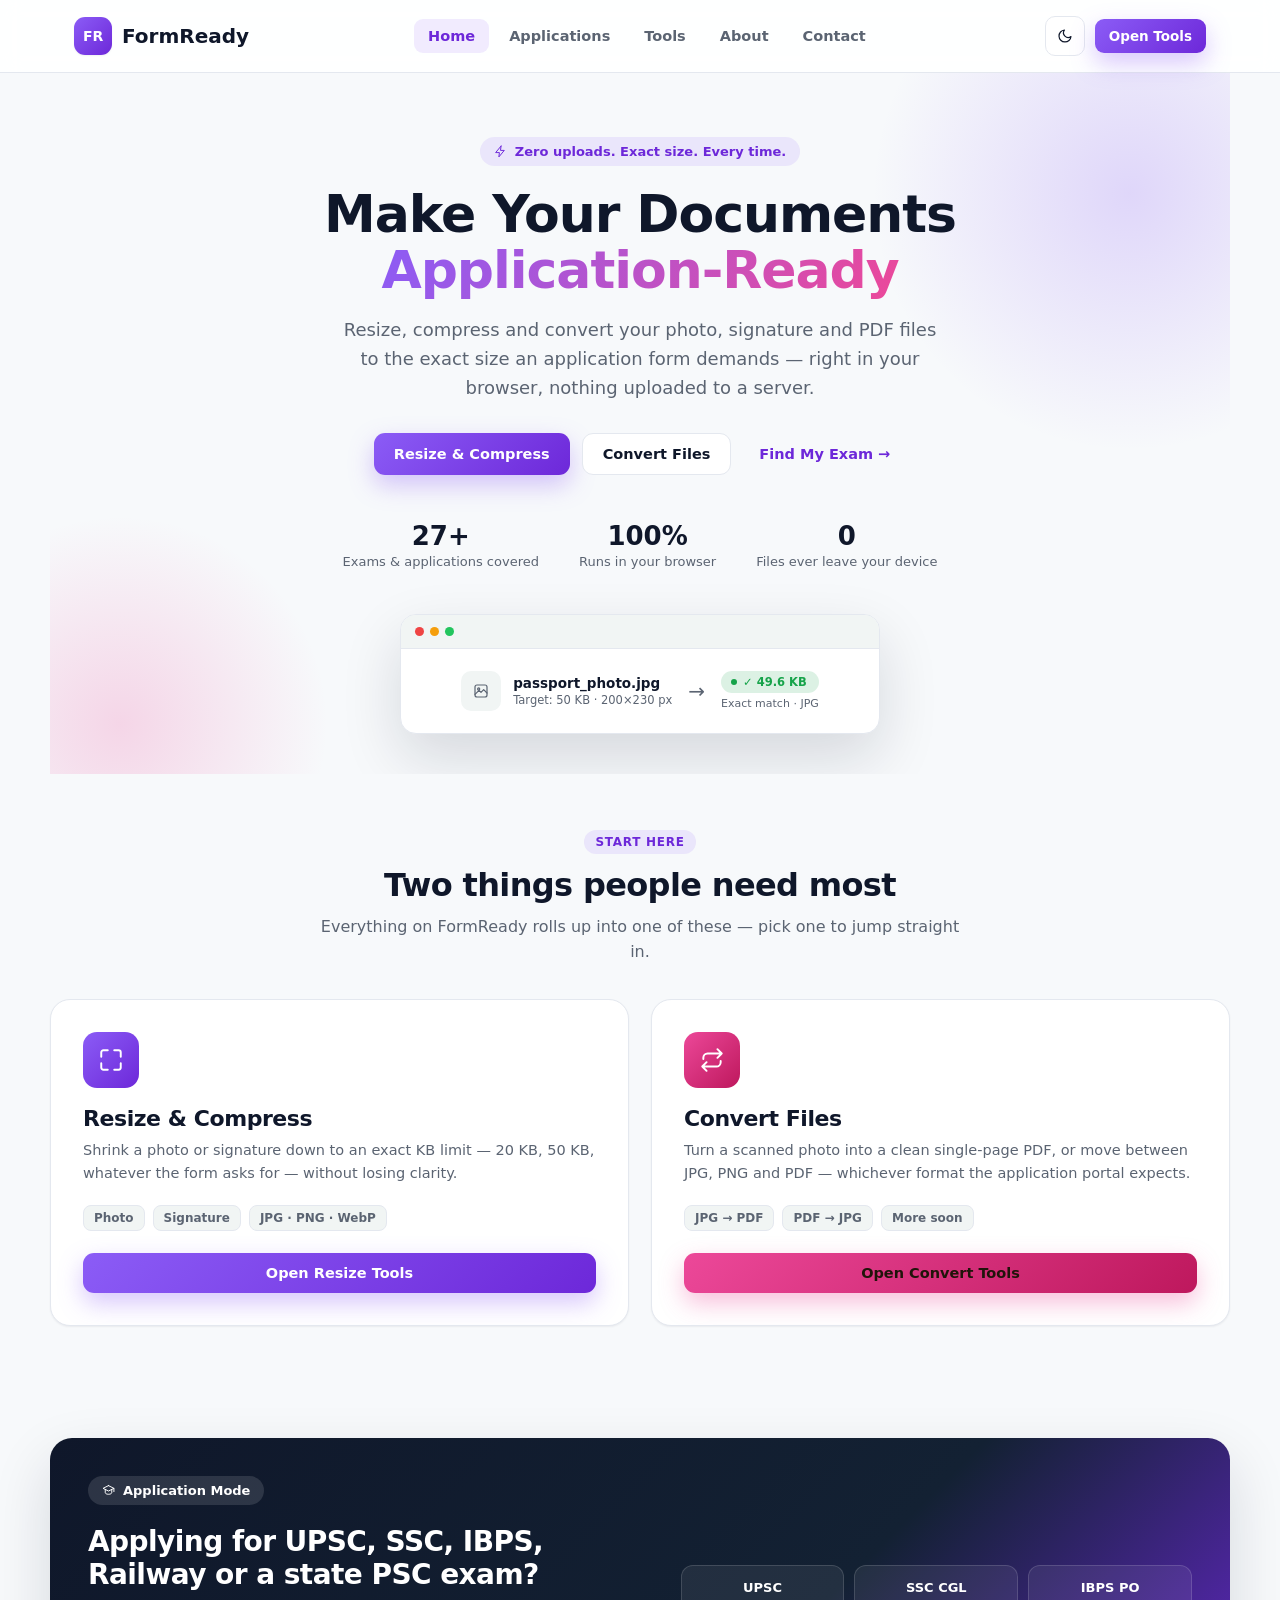
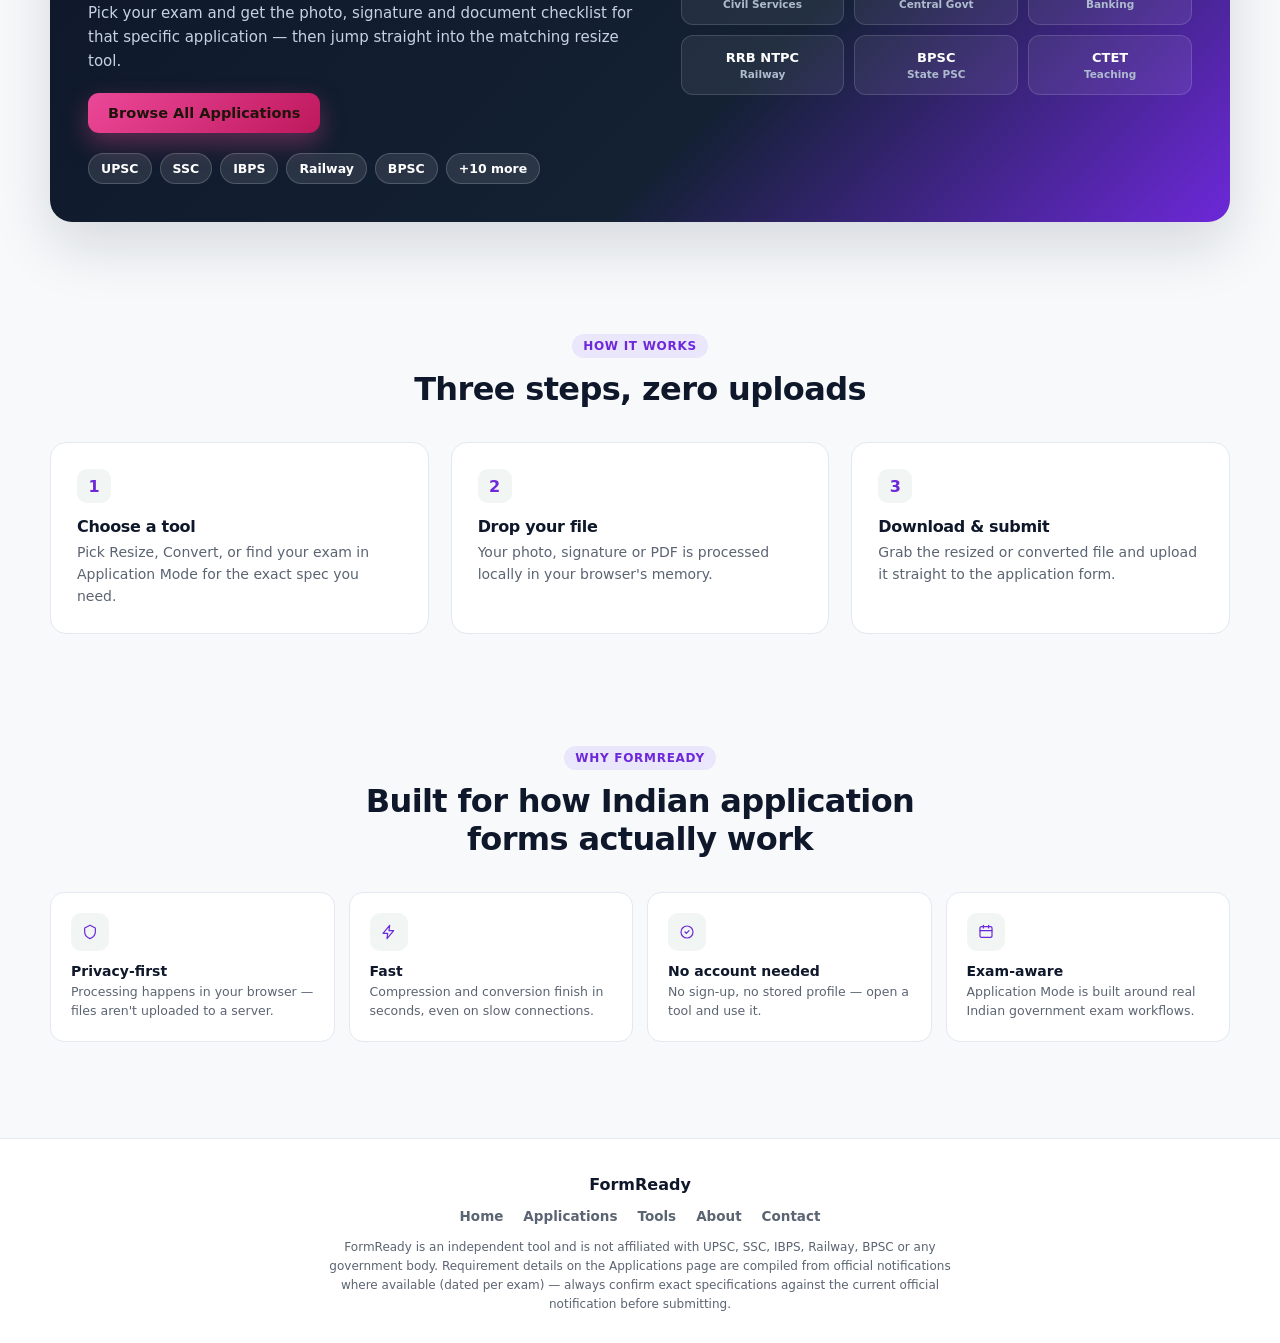
<file: index.html>
<!doctype html>
<html lang="en">
<head>
<meta charset="utf-8">
<meta name="viewport" content="width=device-width,initial-scale=1">
<title>FormReady — Resize, Compress & Convert Documents for Applications</title>
<link rel="icon" type="image/svg+xml" href="favicon.svg">
<meta property="og:type" content="website">
<meta property="og:site_name" content="FormReady">
<meta property="og:title" content="FormReady — Make Your Documents Application-Ready">
<meta property="og:description" content="Resize, compress and convert your photo, signature and PDF files to the exact size an application form demands — 100% in your browser, nothing uploaded to a server.">
<meta property="og:image" content="og-image.png">
<meta name="twitter:card" content="summary_large_image">
<meta name="twitter:title" content="FormReady — Make Your Documents Application-Ready">
<meta name="twitter:description" content="Resize, compress and convert your photo, signature and PDF files to the exact size an application form demands — 100% in your browser, nothing uploaded to a server.">
<meta name="twitter:image" content="og-image.png">
<!-- TODO once deployed to a real domain: some crawlers (esp. Facebook/WhatsApp) require absolute URLs for og:image and og:url to resolve reliably — swap "og-image.png" for "https://yourdomain.com/og-image.png" and add og:url once you have one. -->
<link rel="stylesheet" href="styles.css">
</head>
<body>

<header class="site-header">
  <div class="header-inner">
    <a href="index.html" class="brand"><span class="brand-mark">FR</span>FormReady</a>
    <nav class="main-nav" id="mainNav">
      <a href="index.html" aria-current="page">Home</a>
      <a href="applications.html">Applications</a>
      <a href="tools.html">Tools</a>
      <a href="about.html">About</a>
      <a href="contact.html">Contact</a>
    </nav>
    <div class="header-actions">
      <button class="icon-btn" id="themeToggle" aria-label="Toggle dark mode"></button>
      <a href="tools.html" class="btn btn-primary btn-sm">Open Tools</a>
      <button class="icon-btn nav-toggle" id="navToggle" aria-label="Menu">☰</button>
    </div>
  </div>
</header>

<main>
  <section class="hero wrap">
    <div class="hero-inner">
      <span class="eyebrow"><svg class="icon" viewBox="0 0 24 24" width="14" height="14"><path d="M13 2 3 14h7l-1 8 10-12h-7l1-8z"/></svg> Zero uploads. Exact size. Every time.</span>
      <h1>Make Your Documents<br><span class="grad">Application-Ready</span></h1>
      <p class="lead">Resize, compress and convert your photo, signature and PDF files to the exact size an application form demands — right in your browser, nothing uploaded to a server.</p>
      <div class="hero-cta">
        <a href="tools.html" class="btn btn-primary">Resize & Compress</a>
        <a href="tools.html#convert" class="btn btn-outline">Convert Files</a>
        <a href="applications.html" class="btn btn-ghost">Find My Exam →</a>
      </div>
      <div class="stat-row">
        <div class="stat"><b>27+</b><span>Exams & applications covered</span></div>
        <div class="stat"><b>100%</b><span>Runs in your browser</span></div>
        <div class="stat"><b>0</b><span>Files ever leave your device</span></div>
      </div>
      <div class="hero-preview">
        <div class="preview-frame">
          <div class="preview-chrome"><span></span><span></span><span></span></div>
          <div class="preview-body">
            <div class="preview-file">
              <div class="preview-file-icon"><svg class="icon" viewBox="0 0 24 24" width="20" height="20"><rect x="3" y="3" width="18" height="18" rx="3"/><circle cx="8.5" cy="9" r="1.6"/><path d="M21 15l-5-5-4 4-3-3-6 6"/></svg></div>
              <div><b>passport_photo.jpg</b><span>Target: 50 KB · 200×230 px</span></div>
            </div>
            <div class="preview-arrow">→</div>
            <div class="preview-result">
              <span class="status-pill open">✓ 49.6 KB</span>
              <span class="preview-note">Exact match · JPG</span>
            </div>
          </div>
        </div>
      </div>
    </div>
  </section>

  <section class="section wrap">
    <div class="section-head">
      <span class="tag">Start here</span>
      <h2>Two things people need most</h2>
      <p>Everything on FormReady rolls up into one of these — pick one to jump straight in.</p>
    </div>
    <div class="option-grid">
      <div class="option-card resize">
        <div class="opt-icon">
          <svg class="icon" viewBox="0 0 24 24" width="26" height="26"><path d="M9 3H5a2 2 0 0 0-2 2v4M15 3h4a2 2 0 0 1 2 2v4M9 21H5a2 2 0 0 1-2-2v-4M15 21h4a2 2 0 0 0 2-2v-4"/></svg>
        </div>
        <h3>Resize &amp; Compress</h3>
        <p>Shrink a photo or signature down to an exact KB limit — 20 KB, 50 KB, whatever the form asks for — without losing clarity.</p>
        <div class="chips"><span>Photo</span><span>Signature</span><span>JPG · PNG · WebP</span></div>
        <button class="btn btn-primary btn-block" onclick="location.href='tools.html'">Open Resize Tools</button>
      </div>
      <div class="option-card convert">
        <div class="opt-icon">
          <svg class="icon" viewBox="0 0 24 24" width="26" height="26"><path d="M17 2l4 4-4 4M21 6H8a4 4 0 0 0-4 4v1M7 22l-4-4 4-4M3 18h13a4 4 0 0 0 4-4v-1"/></svg>
        </div>
        <h3>Convert Files</h3>
        <p>Turn a scanned photo into a clean single-page PDF, or move between JPG, PNG and PDF — whichever format the application portal expects.</p>
        <div class="chips"><span>JPG → PDF</span><span>PDF → JPG</span><span>More soon</span></div>
        <button class="btn btn-accent btn-block" onclick="location.href='tools.html#convert'">Open Convert Tools</button>
      </div>
    </div>
  </section>

  <section class="section wrap">
    <div class="appmode-banner">
      <div>
        <span class="eyebrow" style="background:rgba(255,255,255,.12);color:#fff"><svg class="icon" viewBox="0 0 24 24" width="14" height="14"><path d="M12 3L2 8l10 5 10-5-10-5z"/><path d="M6 10.5V16c0 1.5 2.5 3 6 3s6-1.5 6-3v-5.5"/><path d="M22 8v6"/></svg> Application Mode</span>
        <h2>Applying for UPSC, SSC, IBPS, Railway or a state PSC exam?</h2>
        <p>Pick your exam and get the photo, signature and document checklist for that specific application — then jump straight into the matching resize tool.</p>
        <div class="hero-cta" style="justify-content:flex-start">
          <a href="applications.html" class="btn btn-accent">Browse All Applications</a>
        </div>
        <div class="exam-chip-row">
          <span class="exam-chip">UPSC</span><span class="exam-chip">SSC</span><span class="exam-chip">IBPS</span><span class="exam-chip">Railway</span><span class="exam-chip">BPSC</span><span class="exam-chip">+10 more</span>
        </div>
      </div>
      <div class="appmode-grid">
        <a class="mini" href="applications.html">UPSC<small>Civil Services</small></a>
        <a class="mini" href="applications.html">SSC CGL<small>Central Govt</small></a>
        <a class="mini" href="applications.html">IBPS PO<small>Banking</small></a>
        <a class="mini" href="applications.html">RRB NTPC<small>Railway</small></a>
        <a class="mini" href="applications.html">BPSC<small>State PSC</small></a>
        <a class="mini" href="applications.html">CTET<small>Teaching</small></a>
      </div>
    </div>
  </section>

  <section class="section wrap">
    <div class="section-head">
      <span class="tag">How it works</span>
      <h2>Three steps, zero uploads</h2>
    </div>
    <div class="steps">
      <div class="step"><div class="num">1</div><h3>Choose a tool</h3><p>Pick Resize, Convert, or find your exam in Application Mode for the exact spec you need.</p></div>
      <div class="step"><div class="num">2</div><h3>Drop your file</h3><p>Your photo, signature or PDF is processed locally in your browser's memory.</p></div>
      <div class="step"><div class="num">3</div><h3>Download & submit</h3><p>Grab the resized or converted file and upload it straight to the application form.</p></div>
    </div>
  </section>

  <section class="section wrap">
    <div class="section-head">
      <span class="tag">Why FormReady</span>
      <h2>Built for how Indian application forms actually work</h2>
    </div>
    <div class="benefit-grid">
      <div class="benefit"><div class="bicon"><svg class="icon" viewBox="0 0 24 24" width="18" height="18"><path d="M12 2l8 4v6c0 5-3.5 8-8 10-4.5-2-8-5-8-10V6l8-4z"/></svg></div><b>Privacy-first</b><p>Processing happens in your browser — files aren't uploaded to a server.</p></div>
      <div class="benefit"><div class="bicon"><svg class="icon" viewBox="0 0 24 24" width="18" height="18"><path d="M13 2 3 14h7l-1 8 10-12h-7l1-8z"/></svg></div><b>Fast</b><p>Compression and conversion finish in seconds, even on slow connections.</p></div>
      <div class="benefit"><div class="bicon"><svg class="icon" viewBox="0 0 24 24" width="18" height="18"><circle cx="12" cy="12" r="9"/><path d="M9 12l2 2 4-4"/></svg></div><b>No account needed</b><p>No sign-up, no stored profile — open a tool and use it.</p></div>
      <div class="benefit"><div class="bicon"><svg class="icon" viewBox="0 0 24 24" width="18" height="18"><rect x="3" y="4" width="18" height="16" rx="2"/><path d="M8 2v4M16 2v4M3 10h18"/></svg></div><b>Exam-aware</b><p>Application Mode is built around real Indian government exam workflows.</p></div>
    </div>
  </section>
</main>

<footer class="site-footer">
  <div class="wrap footer-inner">
    <div class="footer-brand">FormReady</div>
    <nav class="footer-links">
      <a href="index.html">Home</a><a href="applications.html">Applications</a><a href="tools.html">Tools</a><a href="about.html">About</a><a href="contact.html">Contact</a>
    </nav>
    <p class="disclaimer">FormReady is an independent tool and is not affiliated with UPSC, SSC, IBPS, Railway, BPSC or any government body. Requirement details on the Applications page are compiled from official notifications where available (dated per exam) — always confirm exact specifications against the current official notification before submitting.</p>
  </div>
</footer>

<div class="modal" id="modal">
  <div class="card-modal">
    <div class="modal-top"><h2 id="modalTitle">Image to Exact KB</h2><button class="close" onclick="closeModal()">×</button></div>
    <p class="modal-sub" id="modalDesc">Upload an image and choose the maximum target size.</p>
    <input id="modalFile" type="file" accept="image/jpeg,image/png,image/webp">
    <div id="imageControls" style="margin-top:6px">
      <div class="row"><label>Target KB</label><input id="targetKb" type="number" min="5" max="5000" value="50"><button class="btn btn-primary btn-sm" onclick="compressImage()">Compress</button></div>
    </div>
    <div id="pdfControls" style="display:none;margin-top:6px"><button class="btn btn-primary btn-sm" onclick="makePdf()">Convert to PDF</button></div>
    <div id="toolResult" class="result"></div>
  </div>
</div>

<script src="app.js"></script>
</body>
</html>
</file>
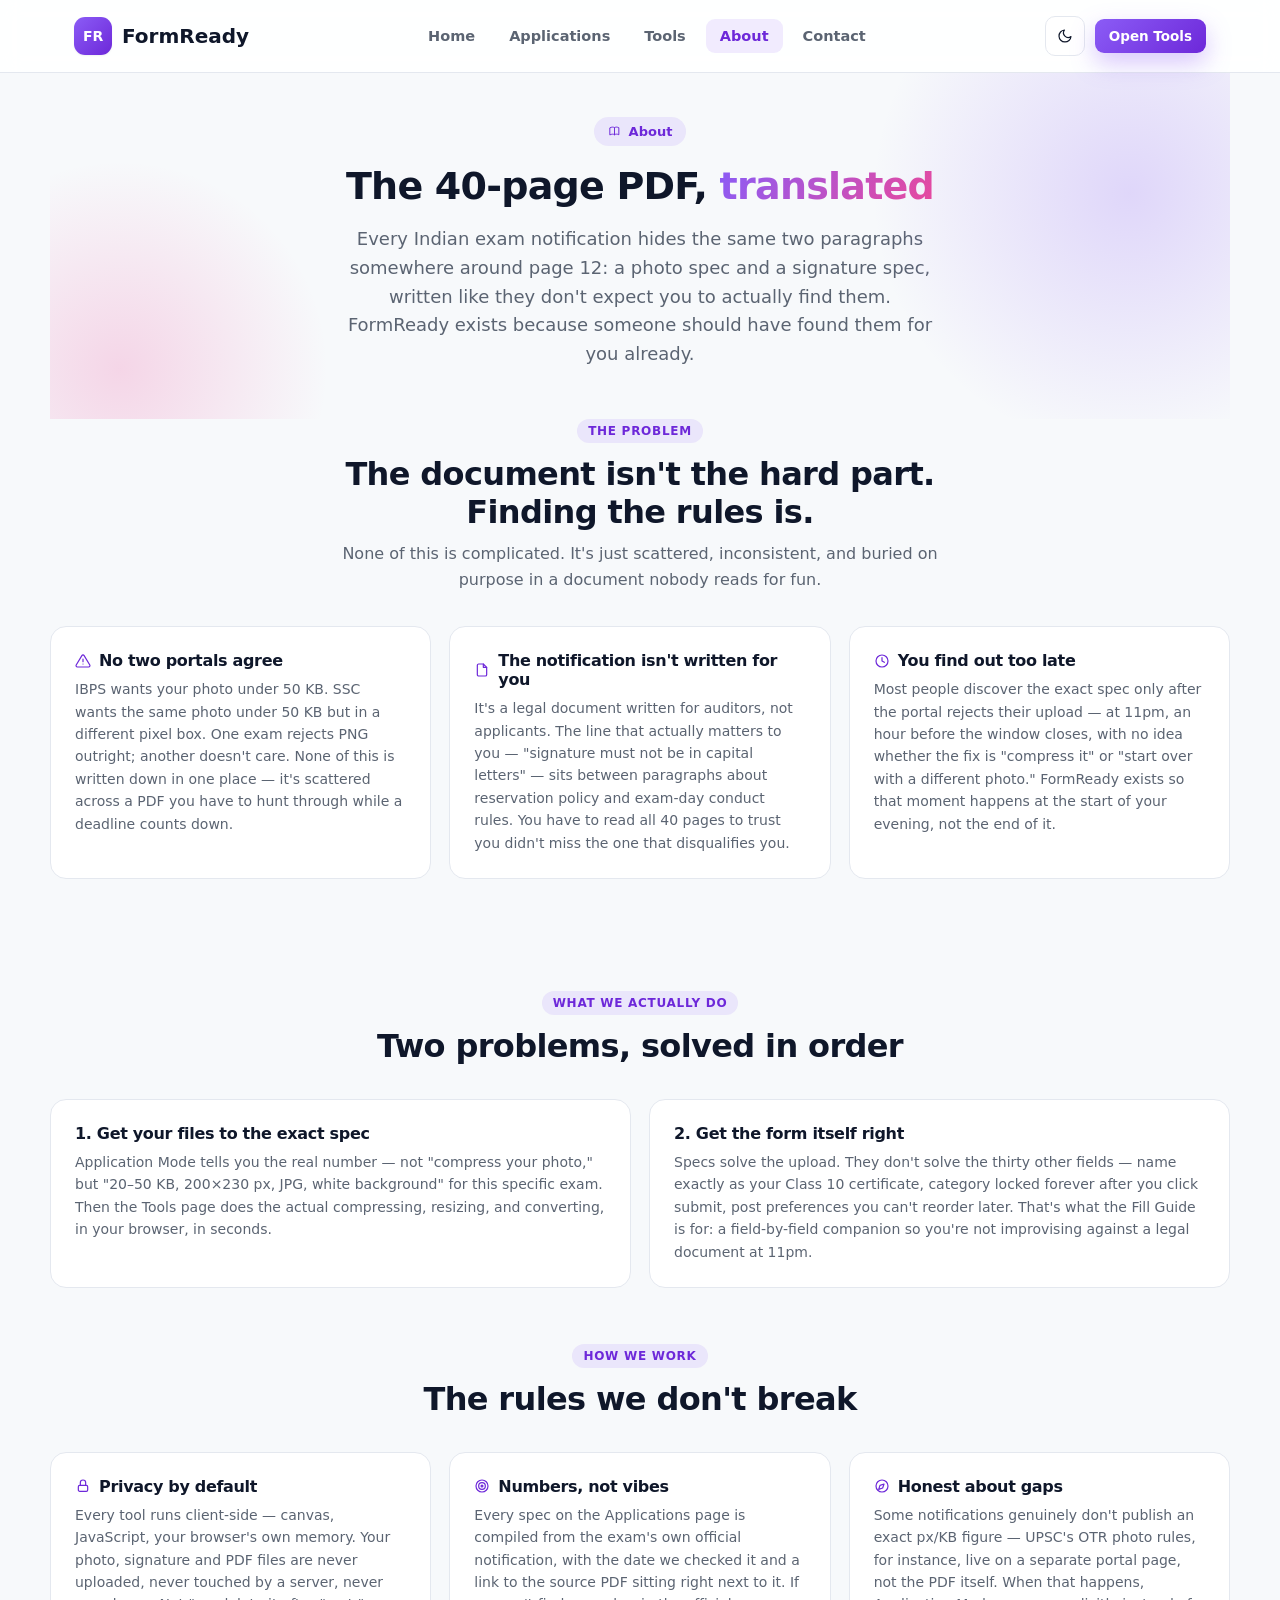
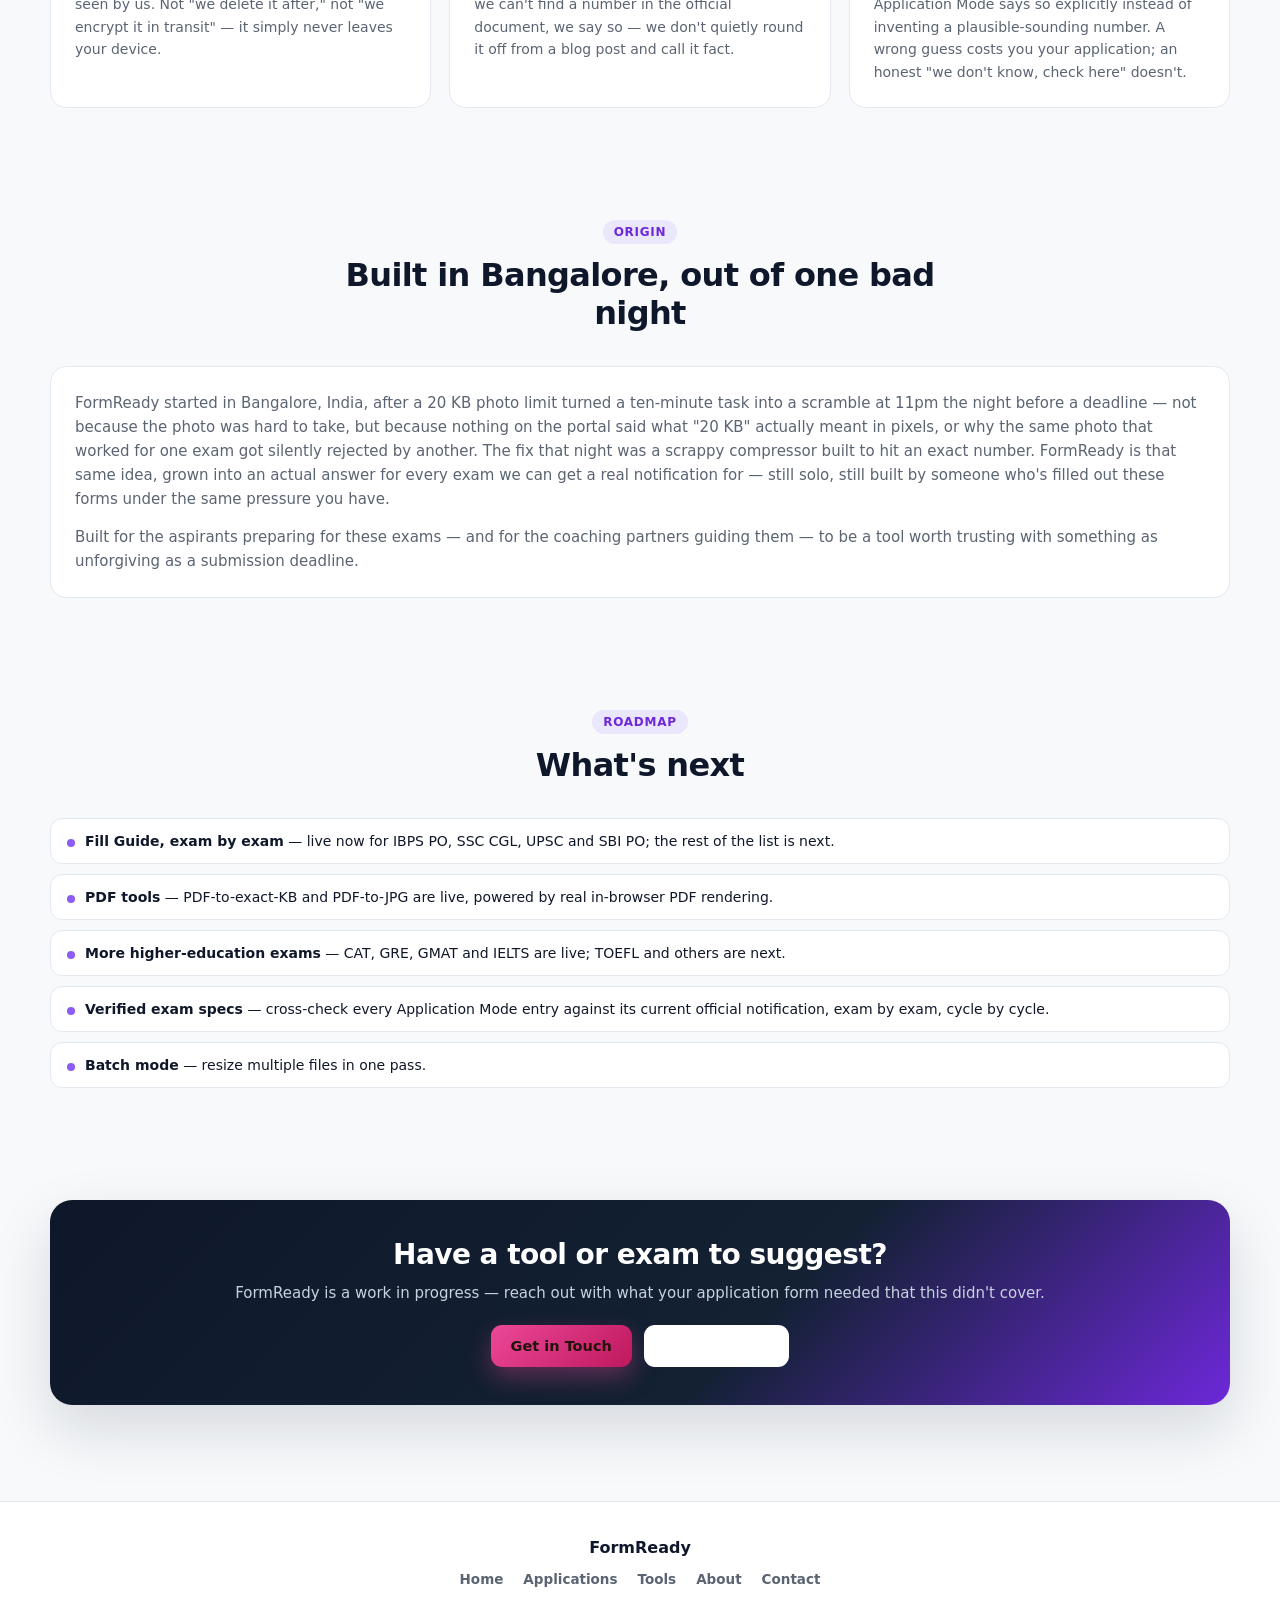
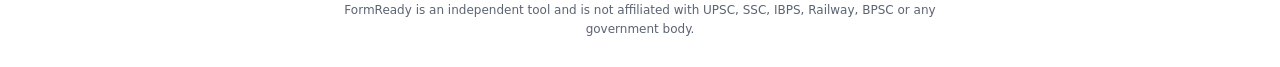
<file: about.html>
<!doctype html>
<html lang="en">
<head>
<meta charset="utf-8">
<meta name="viewport" content="width=device-width,initial-scale=1">
<title>About — FormReady</title>
<link rel="icon" type="image/svg+xml" href="favicon.svg">
<meta property="og:type" content="website">
<meta property="og:site_name" content="FormReady">
<meta property="og:title" content="About — FormReady">
<meta property="og:description" content="Why FormReady exists: honest, verified document specs for Indian exam and job applications, built in Bangalore, India.">
<meta property="og:image" content="og-image.png">
<meta name="twitter:card" content="summary_large_image">
<meta name="twitter:title" content="About — FormReady">
<meta name="twitter:description" content="Why FormReady exists: honest, verified document specs for Indian exam and job applications, built in Bangalore, India.">
<meta name="twitter:image" content="og-image.png">
<link rel="stylesheet" href="styles.css">
</head>
<body>

<header class="site-header">
  <div class="header-inner">
    <a href="index.html" class="brand"><span class="brand-mark">FR</span>FormReady</a>
    <nav class="main-nav" id="mainNav">
      <a href="index.html">Home</a>
      <a href="applications.html">Applications</a>
      <a href="tools.html">Tools</a>
      <a href="about.html" aria-current="page">About</a>
      <a href="contact.html">Contact</a>
    </nav>
    <div class="header-actions">
      <button class="icon-btn" id="themeToggle" aria-label="Toggle dark mode"></button>
      <a href="tools.html" class="btn btn-primary btn-sm">Open Tools</a>
      <button class="icon-btn nav-toggle" id="navToggle" aria-label="Menu">☰</button>
    </div>
  </div>
</header>

<main>
  <section class="hero wrap" style="padding:44px 0 20px">
    <div class="about-hero">
      <span class="eyebrow"><svg class="icon" viewBox="0 0 24 24" width="14" height="14"><path d="M4 5c3-1.5 6-1.5 8 0 2-1.5 5-1.5 8 0v13c-3-1.5-6-1.5-8 0-2-1.5-5-1.5-8 0z"/><path d="M12 5v13"/></svg> About</span>
      <h1 style="font-size:38px">The 40-page PDF, <span class="grad">translated</span></h1>
      <p class="lead">Every Indian exam notification hides the same two paragraphs somewhere around page 12: a photo spec and a signature spec, written like they don't expect you to actually find them. FormReady exists because someone should have found them for you already.</p>
    </div>
  </section>

  <section class="section wrap" style="padding-top:0">
    <div class="section-head">
      <span class="tag">The problem</span>
      <h2>The document isn't the hard part. Finding the rules is.</h2>
      <p>None of this is complicated. It's just scattered, inconsistent, and buried on purpose in a document nobody reads for fun.</p>
    </div>
    <div class="value-grid">
      <div class="value-card">
        <h3><svg class="icon" viewBox="0 0 24 24" width="16" height="16"><path d="M12 9v4"/><path d="M12 16.5h.01"/><path d="M10.3 3.9 1.8 18a2 2 0 0 0 1.7 3h17a2 2 0 0 0 1.7-3L13.7 3.9a2 2 0 0 0-3.4 0z"/></svg> No two portals agree</h3>
        <p>IBPS wants your photo under 50&nbsp;KB. SSC wants the same photo under 50&nbsp;KB but in a different pixel box. One exam rejects PNG outright; another doesn't care. None of this is written down in one place — it's scattered across a PDF you have to hunt through while a deadline counts down.</p>
      </div>
      <div class="value-card">
        <h3><svg class="icon" viewBox="0 0 24 24" width="16" height="16"><path d="M7 3h7l5 5v11a2 2 0 0 1-2 2H7a2 2 0 0 1-2-2V5a2 2 0 0 1 2-2z"/><path d="M14 3v5h5"/></svg> The notification isn't written for you</h3>
        <p>It's a legal document written for auditors, not applicants. The line that actually matters to you — "signature must not be in capital letters" — sits between paragraphs about reservation policy and exam-day conduct rules. You have to read all 40 pages to trust you didn't miss the one that disqualifies you.</p>
      </div>
      <div class="value-card">
        <h3><svg class="icon" viewBox="0 0 24 24" width="16" height="16"><circle cx="12" cy="12" r="9"/><path d="M12 7v5l3.5 2"/></svg> You find out too late</h3>
        <p>Most people discover the exact spec only after the portal rejects their upload — at 11pm, an hour before the window closes, with no idea whether the fix is "compress it" or "start over with a different photo." FormReady exists so that moment happens at the start of your evening, not the end of it.</p>
      </div>
    </div>
  </section>

  <section class="section wrap">
    <div class="section-head">
      <span class="tag">What we actually do</span>
      <h2>Two problems, solved in order</h2>
    </div>
    <div class="value-grid" style="grid-template-columns:1fr 1fr">
      <div class="value-card">
        <h3>1. Get your files to the exact spec</h3>
        <p>Application Mode tells you the real number — not "compress your photo," but "20–50&nbsp;KB, 200×230&nbsp;px, JPG, white background" for this specific exam. Then the Tools page does the actual compressing, resizing, and converting, in your browser, in seconds.</p>
      </div>
      <div class="value-card">
        <h3>2. Get the form itself right</h3>
        <p>Specs solve the upload. They don't solve the thirty other fields — name exactly as your Class 10 certificate, category locked forever after you click submit, post preferences you can't reorder later. That's what the Fill Guide is for: a field-by-field companion so you're not improvising against a legal document at 11pm.</p>
      </div>
    </div>
  </section>

  <section class="section wrap" style="padding-top:0">
    <div class="section-head">
      <span class="tag">How we work</span>
      <h2>The rules we don't break</h2>
    </div>
    <div class="value-grid">
      <div class="value-card">
        <h3><svg class="icon" viewBox="0 0 24 24" width="16" height="16"><rect x="5" y="11" width="14" height="9" rx="2"/><path d="M8 11V7a4 4 0 0 1 8 0v4"/></svg> Privacy by default</h3>
        <p>Every tool runs client-side — canvas, JavaScript, your browser's own memory. Your photo, signature and PDF files are never uploaded, never touched by a server, never seen by us. Not "we delete it after," not "we encrypt it in transit" — it simply never leaves your device.</p>
      </div>
      <div class="value-card">
        <h3><svg class="icon" viewBox="0 0 24 24" width="16" height="16"><circle cx="12" cy="12" r="9"/><circle cx="12" cy="12" r="5"/><circle cx="12" cy="12" r="1.4"/></svg> Numbers, not vibes</h3>
        <p>Every spec on the Applications page is compiled from the exam's own official notification, with the date we checked it and a link to the source PDF sitting right next to it. If we can't find a number in the official document, we say so — we don't quietly round it off from a blog post and call it fact.</p>
      </div>
      <div class="value-card">
        <h3><svg class="icon" viewBox="0 0 24 24" width="16" height="16"><circle cx="12" cy="12" r="9"/><path d="M15 9l-2 6-6 2 2-6z"/></svg> Honest about gaps</h3>
        <p>Some notifications genuinely don't publish an exact px/KB figure — UPSC's OTR photo rules, for instance, live on a separate portal page, not the PDF itself. When that happens, Application Mode says so explicitly instead of inventing a plausible-sounding number. A wrong guess costs you your application; an honest "we don't know, check here" doesn't.</p>
      </div>
    </div>
  </section>

  <section class="section wrap">
    <div class="section-head">
      <span class="tag">Origin</span>
      <h2>Built in Bangalore, out of one bad night</h2>
    </div>
    <div class="value-grid" style="grid-template-columns:1fr">
      <div class="value-card">
        <p style="font-size:15px">FormReady started in Bangalore, India, after a 20&nbsp;KB photo limit turned a ten-minute task into a scramble at 11pm the night before a deadline — not because the photo was hard to take, but because nothing on the portal said what "20&nbsp;KB" actually meant in pixels, or why the same photo that worked for one exam got silently rejected by another. The fix that night was a scrappy compressor built to hit an exact number. FormReady is that same idea, grown into an actual answer for every exam we can get a real notification for — still solo, still built by someone who's filled out these forms under the same pressure you have.</p>
        <p style="font-size:15px;margin-top:14px">Built for the aspirants preparing for these exams — and for the coaching partners guiding them — to be a tool worth trusting with something as unforgiving as a submission deadline.</p>
      </div>
    </div>
  </section>

  <section class="section wrap">
    <div class="section-head">
      <span class="tag">Roadmap</span>
      <h2>What's next</h2>
    </div>
    <ul class="roadmap">
      <li><span class="dot"></span><div><b>Fill Guide, exam by exam</b> — live now for IBPS PO, SSC CGL, UPSC and SBI PO; the rest of the list is next.</div></li>
      <li><span class="dot"></span><div><b>PDF tools</b> — PDF-to-exact-KB and PDF-to-JPG are live, powered by real in-browser PDF rendering.</div></li>
      <li><span class="dot"></span><div><b>More higher-education exams</b> — CAT, GRE, GMAT and IELTS are live; TOEFL and others are next.</div></li>
      <li><span class="dot"></span><div><b>Verified exam specs</b> — cross-check every Application Mode entry against its current official notification, exam by exam, cycle by cycle.</div></li>
      <li><span class="dot"></span><div><b>Batch mode</b> — resize multiple files in one pass.</div></li>
    </ul>
  </section>

  <section class="section wrap">
    <div class="appmode-banner" style="grid-template-columns:1fr;text-align:center">
      <div>
        <h2>Have a tool or exam to suggest?</h2>
        <p>FormReady is a work in progress — reach out with what your application form needed that this didn't cover.</p>
        <div class="hero-cta" style="justify-content:center">
          <a href="contact.html" class="btn btn-accent">Get in Touch</a>
          <a href="tools.html" class="btn btn-outline" style="border-color:rgba(255,255,255,.3);color:#fff">Try the Tools</a>
        </div>
      </div>
    </div>
  </section>
</main>

<footer class="site-footer">
  <div class="wrap footer-inner">
    <div class="footer-brand">FormReady</div>
    <nav class="footer-links">
      <a href="index.html">Home</a><a href="applications.html">Applications</a><a href="tools.html">Tools</a><a href="about.html">About</a><a href="contact.html">Contact</a>
    </nav>
    <p class="disclaimer">FormReady is an independent tool and is not affiliated with UPSC, SSC, IBPS, Railway, BPSC or any government body.</p>
  </div>
</footer>

<script src="app.js"></script>
</body>
</html>
</file>
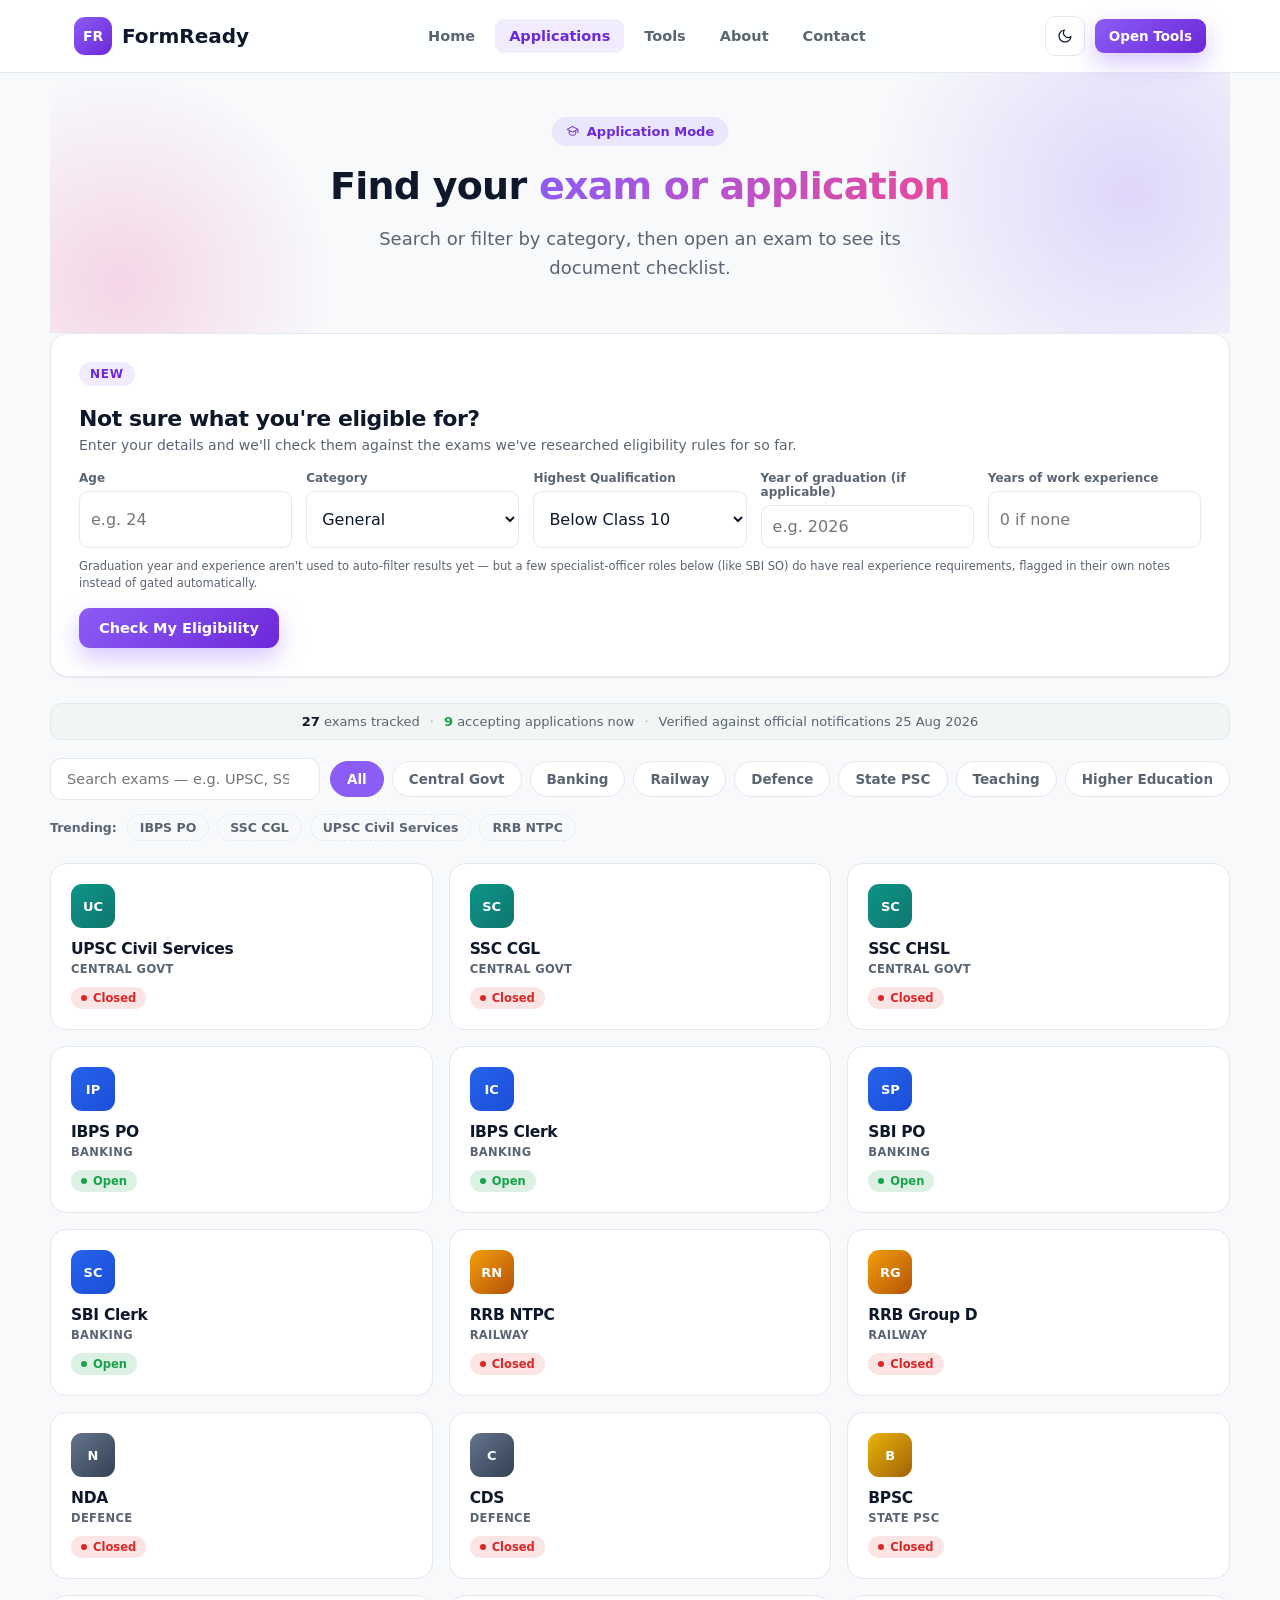
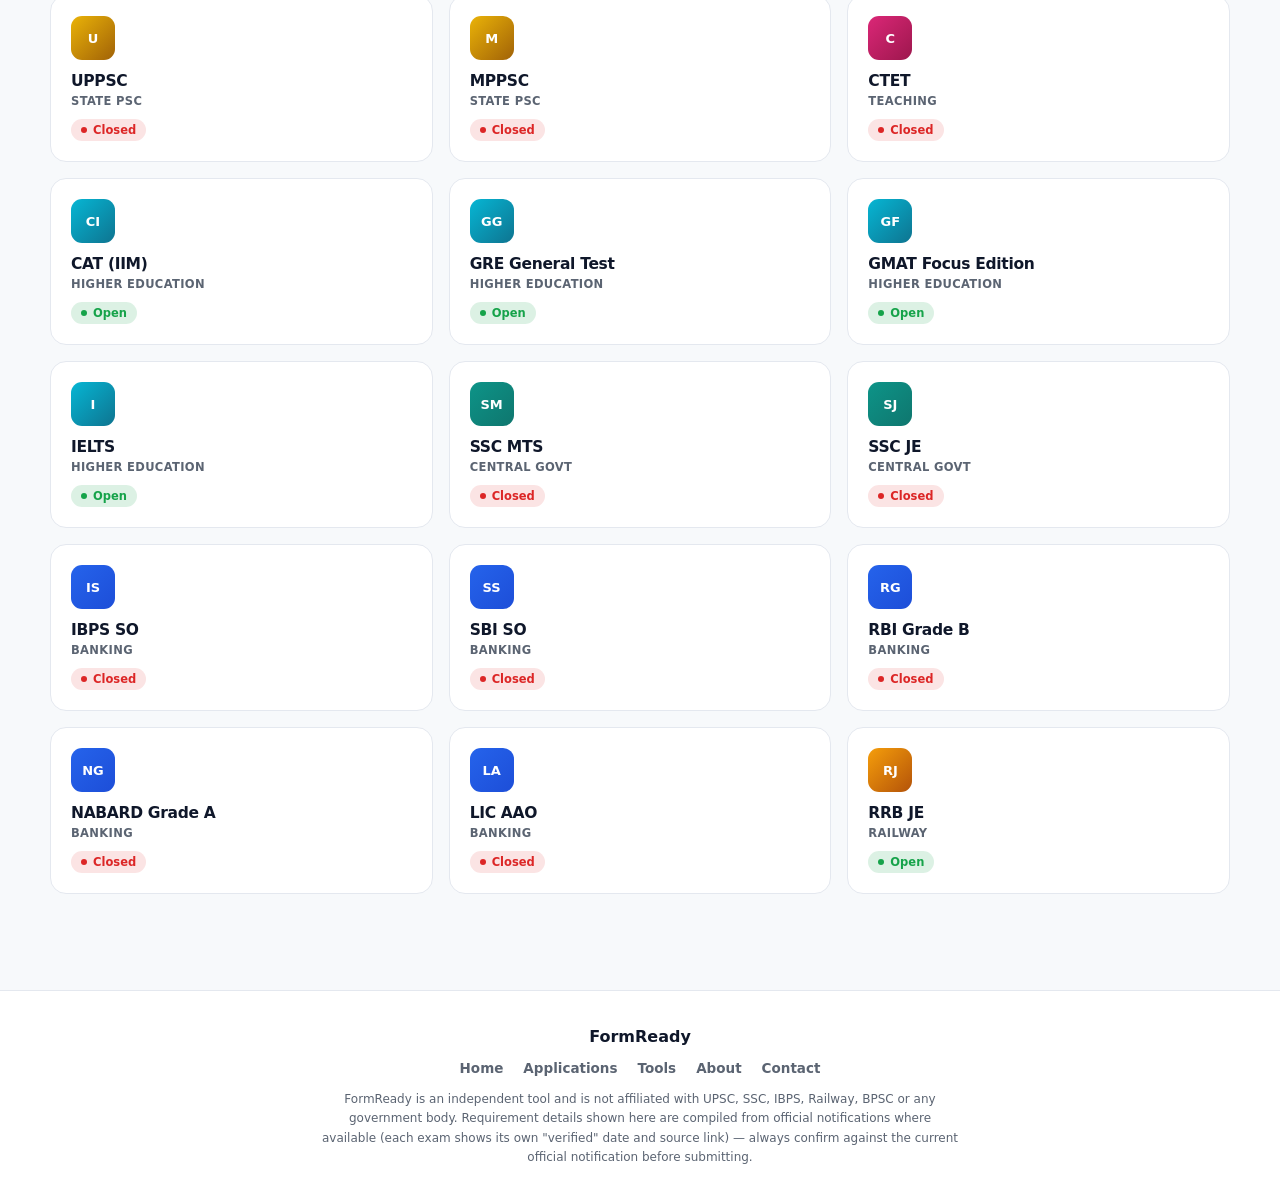
<file: applications.html>
<!doctype html>
<html lang="en">
<head>
<meta charset="utf-8">
<meta name="viewport" content="width=device-width,initial-scale=1">
<title>Applications — FormReady</title>
<link rel="icon" type="image/svg+xml" href="favicon.svg">
<meta property="og:type" content="website">
<meta property="og:site_name" content="FormReady">
<meta property="og:title" content="Find Your Exam — FormReady">
<meta property="og:description" content="The exact photo, signature and document checklist for your exam — compiled from official notifications, with a fill-in guide for the form itself.">
<meta property="og:image" content="og-image.png">
<meta name="twitter:card" content="summary_large_image">
<meta name="twitter:title" content="Find Your Exam — FormReady">
<meta name="twitter:description" content="The exact photo, signature and document checklist for your exam — compiled from official notifications, with a fill-in guide for the form itself.">
<meta name="twitter:image" content="og-image.png">
<link rel="stylesheet" href="styles.css">
</head>
<body>

<header class="site-header">
  <div class="header-inner">
    <a href="index.html" class="brand"><span class="brand-mark">FR</span>FormReady</a>
    <nav class="main-nav" id="mainNav">
      <a href="index.html">Home</a>
      <a href="applications.html" aria-current="page">Applications</a>
      <a href="tools.html">Tools</a>
      <a href="about.html">About</a>
      <a href="contact.html">Contact</a>
    </nav>
    <div class="header-actions">
      <button class="icon-btn" id="themeToggle" aria-label="Toggle dark mode"></button>
      <a href="tools.html" class="btn btn-primary btn-sm">Open Tools</a>
      <button class="icon-btn nav-toggle" id="navToggle" aria-label="Menu">☰</button>
    </div>
  </div>
</header>

<main>
  <section class="hero wrap" style="padding:44px 0 20px">
    <div class="hero-inner">
      <span class="eyebrow"><svg class="icon" viewBox="0 0 24 24" width="14" height="14"><path d="M12 3L2 8l10 5 10-5-10-5z"/><path d="M6 10.5V16c0 1.5 2.5 3 6 3s6-1.5 6-3v-5.5"/><path d="M22 8v6"/></svg> Application Mode</span>
      <h1 style="font-size:38px">Find your <span class="grad">exam or application</span></h1>
      <p class="lead">Search or filter by category, then open an exam to see its document checklist.</p>
    </div>
  </section>

  <section class="section wrap" style="padding-top:0">
    <div class="elig-card">
      <div class="elig-head">
        <span class="tag">New</span>
        <h2>Not sure what you're eligible for?</h2>
        <p>Enter your details and we'll check them against the exams we've researched eligibility rules for so far.</p>
      </div>
      <div class="elig-form">
        <div class="row"><label>Age</label><input id="eligAge" type="number" min="15" max="70" placeholder="e.g. 24"></div>
        <div class="row"><label>Category</label>
          <select id="eligCategory">
            <option value="General">General</option>
            <option value="EWS">EWS</option>
            <option value="OBC">OBC (Non-Creamy Layer)</option>
            <option value="SC">SC</option>
            <option value="ST">ST</option>
            <option value="PwBD">PwBD</option>
          </select>
        </div>
        <div class="row"><label>Highest Qualification</label>
          <select id="eligQual">
            <option value="below10">Below Class 10</option>
            <option value="class10">Class 10 pass</option>
            <option value="class12">Class 12 pass</option>
            <option value="final">Final year of graduation</option>
            <option value="graduate">Graduate (degree completed)</option>
            <option value="postgrad">Post-graduate</option>
          </select>
        </div>
        <div class="row"><label>Year of graduation (if applicable)</label><input id="eligYear" type="number" min="1980" max="2035" placeholder="e.g. 2026"></div>
        <div class="row"><label>Years of work experience</label><input id="eligExp" type="number" min="0" max="45" placeholder="0 if none"></div>
      </div>
      <p class="elig-hint">Graduation year and experience aren't used to auto-filter results yet — but a few specialist-officer roles below (like SBI SO) do have real experience requirements, flagged in their own notes instead of gated automatically.</p>
      <button class="btn btn-primary" onclick="checkEligibility()">Check My Eligibility</button>
      <div id="eligResults"></div>
    </div>

    <div class="trust-bar" id="trustBar"></div>

    <div class="filter-bar">
      <input id="examSearch" class="search-input" type="search" placeholder="Search exams — e.g. UPSC, SSC, IBPS…">
      <div class="cat-tabs">
        <button class="tool-tab active" data-cat="All">All</button>
        <button class="tool-tab" data-cat="Central Govt">Central Govt</button>
        <button class="tool-tab" data-cat="Banking">Banking</button>
        <button class="tool-tab" data-cat="Railway">Railway</button>
        <button class="tool-tab" data-cat="Defence">Defence</button>
        <button class="tool-tab" data-cat="State PSC">State PSC</button>
        <button class="tool-tab" data-cat="Teaching">Teaching</button>
        <button class="tool-tab" data-cat="Higher Education">Higher Education</button>
      </div>
    </div>
    <div class="trend-row">
      <span class="trend-label">Trending:</span>
      <button class="trend-chip" data-q="IBPS">IBPS PO</button>
      <button class="trend-chip" data-q="SSC CGL">SSC CGL</button>
      <button class="trend-chip" data-q="UPSC">UPSC Civil Services</button>
      <button class="trend-chip" data-q="RRB">RRB NTPC</button>
    </div>

    <div class="exam-grid" id="examGrid"></div>

    <div class="exam-detail" id="examDetail">
      <div class="breadcrumb" id="examBreadcrumb"></div>
      <div class="modal-top">
        <h2 id="examDetailTitle">Exam — Document Requirements</h2>
        <button class="close" onclick="document.getElementById('examDetail').classList.remove('open')">×</button>
      </div>
      <div class="notice-box" id="examNotice"></div>
      <div class="detail-tabs" id="detailTabs" style="display:none">
        <button class="tool-tab active">Document Specs</button>
        <button class="tool-tab">Fill Guide</button>
      </div>
      <div class="spec-grid" id="examSpecs"></div>
      <div class="fill-guide" id="examFillGuide"></div>
      <div class="hero-cta" style="justify-content:flex-start">
        <a href="tools.html" class="btn btn-primary btn-sm">Resize a Photo</a>
        <a href="tools.html" class="btn btn-outline btn-sm">Resize a Signature</a>
        <a href="#" id="examOfficialLink" target="_blank" rel="noopener" class="btn btn-ghost btn-sm">View Official Notification →</a>
      </div>
    </div>
  </section>
</main>

<footer class="site-footer">
  <div class="wrap footer-inner">
    <div class="footer-brand">FormReady</div>
    <nav class="footer-links">
      <a href="index.html">Home</a><a href="applications.html">Applications</a><a href="tools.html">Tools</a><a href="about.html">About</a><a href="contact.html">Contact</a>
    </nav>
    <p class="disclaimer">FormReady is an independent tool and is not affiliated with UPSC, SSC, IBPS, Railway, BPSC or any government body. Requirement details shown here are compiled from official notifications where available (each exam shows its own "verified" date and source link) — always confirm against the current official notification before submitting.</p>
  </div>
</footer>

<script src="app.js"></script>
<script>
  renderApplications('All','');
  initCatTabs();
</script>
</body>
</html>
</file>
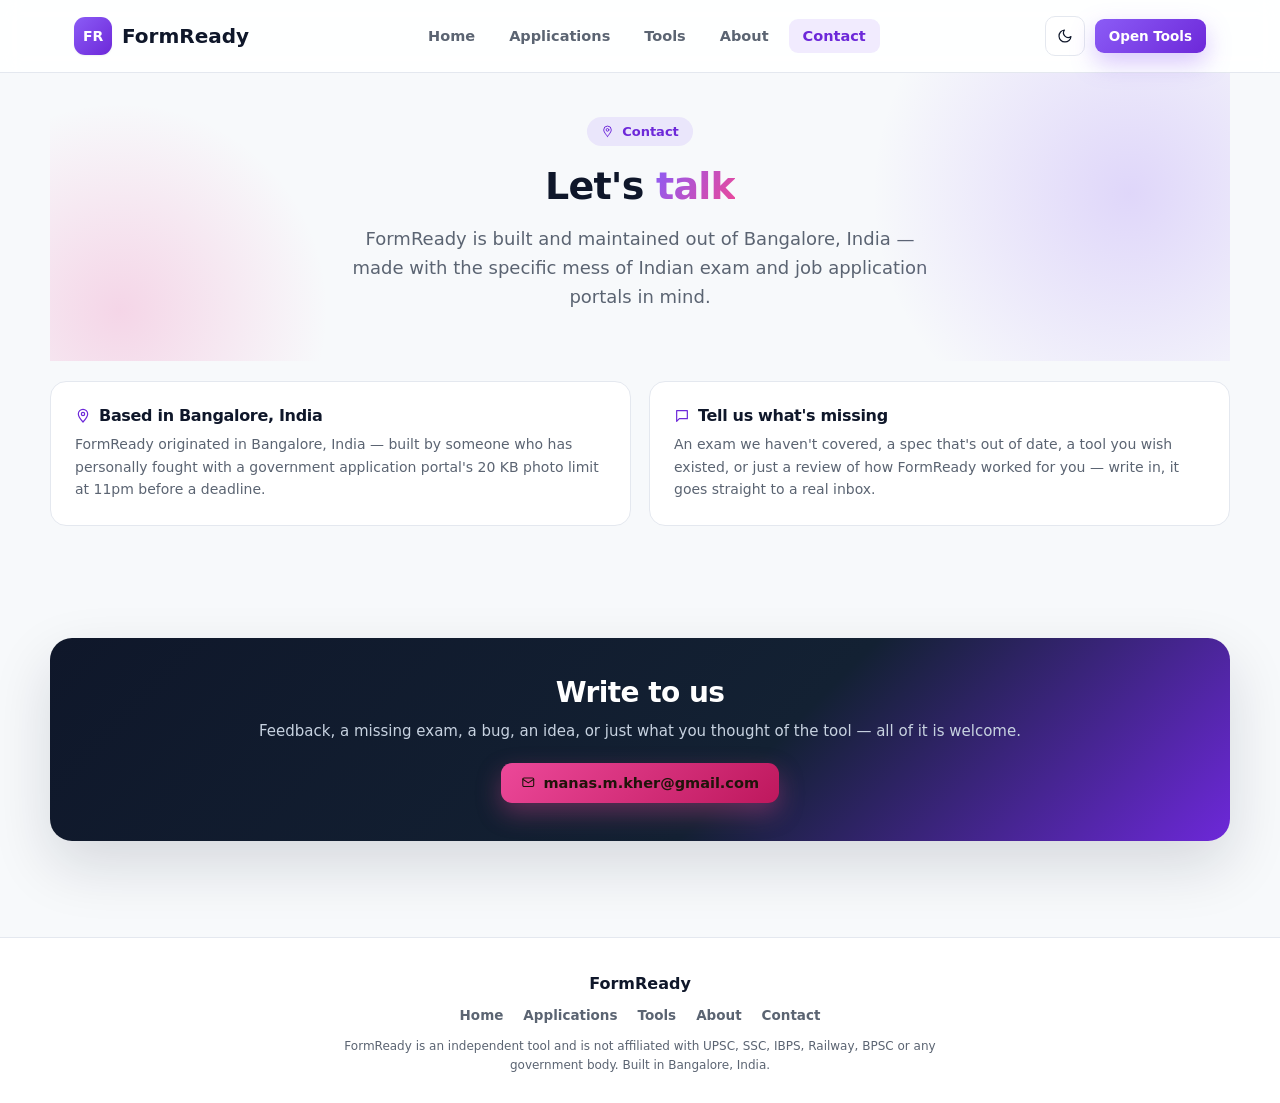
<file: contact.html>
<!doctype html>
<html lang="en">
<head>
<meta charset="utf-8">
<meta name="viewport" content="width=device-width,initial-scale=1">
<title>Contact — FormReady</title>
<link rel="icon" type="image/svg+xml" href="favicon.svg">
<meta property="og:type" content="website">
<meta property="og:site_name" content="FormReady">
<meta property="og:title" content="Contact — FormReady">
<meta property="og:description" content="Feedback, a missing exam, a bug, an idea — get in touch with FormReady.">
<meta property="og:image" content="og-image.png">
<meta name="twitter:card" content="summary_large_image">
<meta name="twitter:title" content="Contact — FormReady">
<meta name="twitter:description" content="Feedback, a missing exam, a bug, an idea — get in touch with FormReady.">
<meta name="twitter:image" content="og-image.png">
<link rel="stylesheet" href="styles.css">
</head>
<body>

<header class="site-header">
  <div class="header-inner">
    <a href="index.html" class="brand"><span class="brand-mark">FR</span>FormReady</a>
    <nav class="main-nav" id="mainNav">
      <a href="index.html">Home</a>
      <a href="applications.html">Applications</a>
      <a href="tools.html">Tools</a>
      <a href="about.html">About</a>
      <a href="contact.html" aria-current="page">Contact</a>
    </nav>
    <div class="header-actions">
      <button class="icon-btn" id="themeToggle" aria-label="Toggle dark mode"></button>
      <a href="tools.html" class="btn btn-primary btn-sm">Open Tools</a>
      <button class="icon-btn nav-toggle" id="navToggle" aria-label="Menu">☰</button>
    </div>
  </div>
</header>

<main>
  <section class="hero wrap" style="padding:44px 0 20px">
    <div class="about-hero">
      <span class="eyebrow"><svg class="icon" viewBox="0 0 24 24" width="14" height="14"><path d="M12 21s7-7.5 7-12a7 7 0 0 0-14 0c0 4.5 7 12 7 12z"/><circle cx="12" cy="9" r="2.5"/></svg> Contact</span>
      <h1 style="font-size:38px">Let's <span class="grad">talk</span></h1>
      <p class="lead">FormReady is built and maintained out of Bangalore, India — made with the specific mess of Indian exam and job application portals in mind.</p>
    </div>
  </section>

  <section class="section wrap" style="padding-top:0">
    <div class="value-grid" style="grid-template-columns:1fr 1fr">
      <div class="value-card">
        <h3><svg class="icon" viewBox="0 0 24 24" width="16" height="16"><path d="M12 21s7-7.5 7-12a7 7 0 0 0-14 0c0 4.5 7 12 7 12z"/><circle cx="12" cy="9" r="2.5"/></svg> Based in Bangalore, India</h3>
        <p>FormReady originated in Bangalore, India — built by someone who has personally fought with a government application portal's 20&nbsp;KB photo limit at 11pm before a deadline.</p>
      </div>
      <div class="value-card">
        <h3><svg class="icon" viewBox="0 0 24 24" width="16" height="16"><path d="M4 4h16v12H8l-4 4z"/></svg> Tell us what's missing</h3>
        <p>An exam we haven't covered, a spec that's out of date, a tool you wish existed, or just a review of how FormReady worked for you — write in, it goes straight to a real inbox.</p>
      </div>
    </div>
  </section>

  <section class="section wrap">
    <div class="appmode-banner" style="grid-template-columns:1fr;text-align:center">
      <div>
        <h2>Write to us</h2>
        <p>Feedback, a missing exam, a bug, an idea, or just what you thought of the tool — all of it is welcome.</p>
        <div class="hero-cta" style="justify-content:center">
          <a href="mailto:manas.m.kher@gmail.com?subject=FormReady%20feedback" class="btn btn-accent"><svg class="icon" viewBox="0 0 24 24" width="16" height="16"><rect x="3" y="5" width="18" height="14" rx="2"/><path d="M3 7l9 6 9-6"/></svg> manas.m.kher@gmail.com</a>
        </div>
      </div>
    </div>
  </section>
</main>

<footer class="site-footer">
  <div class="wrap footer-inner">
    <div class="footer-brand">FormReady</div>
    <nav class="footer-links">
      <a href="index.html">Home</a><a href="applications.html">Applications</a><a href="tools.html">Tools</a><a href="about.html">About</a><a href="contact.html">Contact</a>
    </nav>
    <p class="disclaimer">FormReady is an independent tool and is not affiliated with UPSC, SSC, IBPS, Railway, BPSC or any government body. Built in Bangalore, India.</p>
  </div>
</footer>

<script src="app.js"></script>
</body>
</html>
</file>
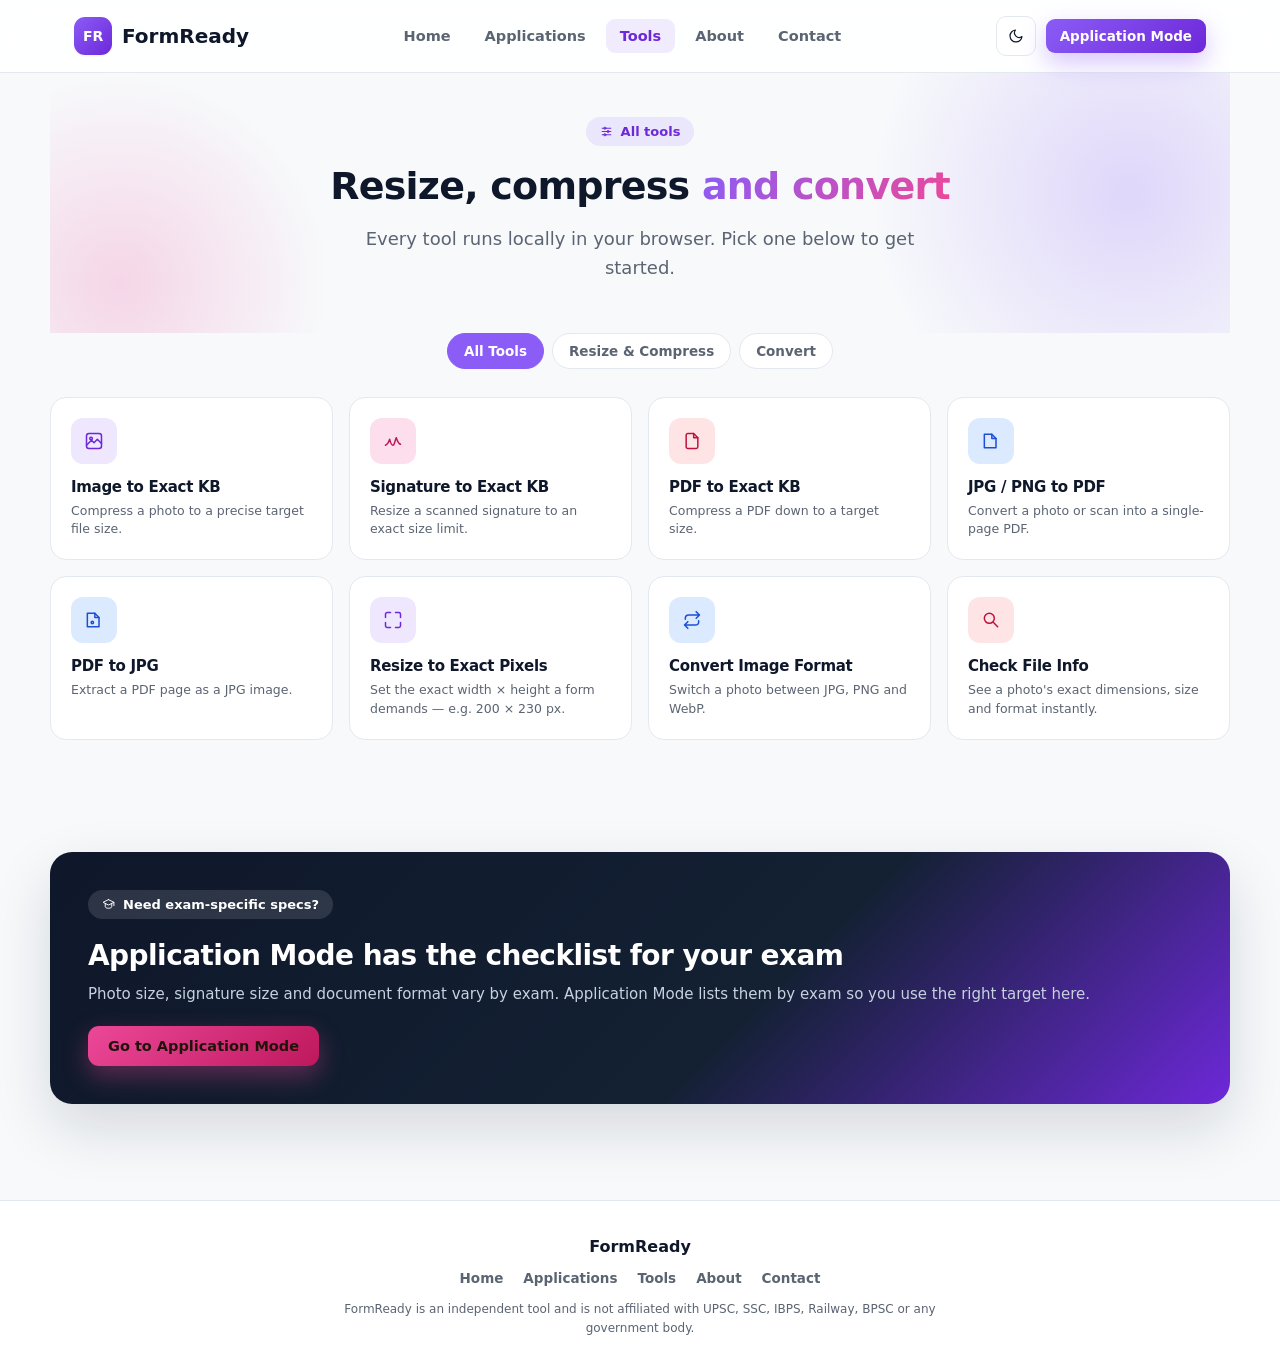
<file: tools.html>
<!doctype html>
<html lang="en">
<head>
<meta charset="utf-8">
<meta name="viewport" content="width=device-width,initial-scale=1">
<title>Tools — FormReady</title>
<link rel="icon" type="image/svg+xml" href="favicon.svg">
<meta property="og:type" content="website">
<meta property="og:site_name" content="FormReady">
<meta property="og:title" content="Tools — FormReady">
<meta property="og:description" content="Resize, compress and convert photos, signatures and PDFs to an exact size — entirely in your browser, nothing uploaded.">
<meta property="og:image" content="og-image.png">
<meta name="twitter:card" content="summary_large_image">
<meta name="twitter:title" content="Tools — FormReady">
<meta name="twitter:description" content="Resize, compress and convert photos, signatures and PDFs to an exact size — entirely in your browser, nothing uploaded.">
<meta name="twitter:image" content="og-image.png">
<link rel="stylesheet" href="styles.css">
</head>
<body>

<header class="site-header">
  <div class="header-inner">
    <a href="index.html" class="brand"><span class="brand-mark">FR</span>FormReady</a>
    <nav class="main-nav" id="mainNav">
      <a href="index.html">Home</a>
      <a href="applications.html">Applications</a>
      <a href="tools.html" aria-current="page">Tools</a>
      <a href="about.html">About</a>
      <a href="contact.html">Contact</a>
    </nav>
    <div class="header-actions">
      <button class="icon-btn" id="themeToggle" aria-label="Toggle dark mode"></button>
      <a href="applications.html" class="btn btn-primary btn-sm">Application Mode</a>
      <button class="icon-btn nav-toggle" id="navToggle" aria-label="Menu">☰</button>
    </div>
  </div>
</header>

<main>
  <section class="hero wrap" style="padding:44px 0 20px">
    <div class="hero-inner">
      <span class="eyebrow"><svg class="icon" viewBox="0 0 24 24" width="14" height="14"><line x1="4" y1="6" x2="20" y2="6"/><circle cx="9" cy="6" r="2"/><line x1="4" y1="12" x2="20" y2="12"/><circle cx="15" cy="12" r="2"/><line x1="4" y1="18" x2="20" y2="18"/><circle cx="9" cy="18" r="2"/></svg> All tools</span>
      <h1 style="font-size:38px">Resize, compress <span class="grad">and convert</span></h1>
      <p class="lead">Every tool runs locally in your browser. Pick one below to get started.</p>
    </div>
  </section>

  <section class="section wrap" style="padding-top:0">
    <div class="tool-tabs">
      <button class="tool-tab active" data-filter="all">All Tools</button>
      <button class="tool-tab" data-filter="resize">Resize & Compress</button>
      <button class="tool-tab" data-filter="convert">Convert</button>
    </div>

    <div class="tool-grid" id="toolGrid">
      <div class="tool-card" data-group="resize" onclick="openTool('image')">
        <div class="ticon c-teal"><svg class="icon" viewBox="0 0 24 24" width="20" height="20"><rect x="3" y="3" width="18" height="18" rx="3"/><circle cx="8.5" cy="9" r="1.6"/><path d="M21 15l-5-5-4 4-3-3-6 6"/></svg></div>
        <h3>Image to Exact KB</h3>
        <p>Compress a photo to a precise target file size.</p>
      </div>
      <div class="tool-card" data-group="resize" onclick="openTool('signature')">
        <div class="ticon c-amber"><svg class="icon" viewBox="0 0 24 24" width="20" height="20"><path d="M3 17c3-1 4-4 5-7 1 4 2 7 4 7s2-5 4-9c1 3 2 7 5 8"/></svg></div>
        <h3>Signature to Exact KB</h3>
        <p>Resize a scanned signature to an exact size limit.</p>
      </div>
      <div class="tool-card" data-group="resize" onclick="openTool('pdf')">
        <div class="ticon c-rose"><svg class="icon" viewBox="0 0 24 24" width="20" height="20"><path d="M7 3h7l5 5v11a2 2 0 0 1-2 2H7a2 2 0 0 1-2-2V5a2 2 0 0 1 2-2z"/><path d="M14 3v5h5"/></svg></div>
        <h3>PDF to Exact KB</h3>
        <p>Compress a PDF down to a target size.</p>
      </div>
      <div class="tool-card" id="convert" data-group="convert" onclick="openTool('jpgpdf')">
        <div class="ticon c-blue"><svg class="icon" viewBox="0 0 24 24" width="20" height="20"><path d="M4 4h9l5 5v11H4z"/><path d="M13 4v5h5"/></svg></div>
        <h3>JPG / PNG to PDF</h3>
        <p>Convert a photo or scan into a single-page PDF.</p>
      </div>
      <div class="tool-card" data-group="convert" onclick="openTool('pdfjpg')">
        <div class="ticon c-blue"><svg class="icon" viewBox="0 0 24 24" width="20" height="20"><path d="M4 4h9l5 5v11H4z"/><path d="M13 4v5h5"/><circle cx="10" cy="15" r="1.4"/></svg></div>
        <h3>PDF to JPG</h3>
        <p>Extract a PDF page as a JPG image.</p>
      </div>
      <div class="tool-card" data-group="resize" onclick="openTool('dimensions')">
        <div class="ticon c-teal"><svg class="icon" viewBox="0 0 24 24" width="20" height="20"><path d="M9 3H5a2 2 0 0 0-2 2v4M15 3h4a2 2 0 0 1 2 2v4M9 21H5a2 2 0 0 1-2-2v-4M15 21h4a2 2 0 0 0 2-2v-4"/></svg></div>
        <h3>Resize to Exact Pixels</h3>
        <p>Set the exact width × height a form demands — e.g. 200 × 230 px.</p>
      </div>
      <div class="tool-card" data-group="convert" onclick="openTool('formatconvert')">
        <div class="ticon c-blue"><svg class="icon" viewBox="0 0 24 24" width="20" height="20"><path d="M17 2l4 4-4 4M21 6H8a4 4 0 0 0-4 4v1M7 22l-4-4 4-4M3 18h13a4 4 0 0 0 4-4v-1"/></svg></div>
        <h3>Convert Image Format</h3>
        <p>Switch a photo between JPG, PNG and WebP.</p>
      </div>
      <div class="tool-card" data-group="resize" onclick="openTool('fileinfo')">
        <div class="ticon c-rose"><svg class="icon" viewBox="0 0 24 24" width="20" height="20"><circle cx="10" cy="10" r="6"/><path d="M15 15l5 5"/></svg></div>
        <h3>Check File Info</h3>
        <p>See a photo's exact dimensions, size and format instantly.</p>
      </div>
    </div>
  </section>

  <section class="section wrap">
    <div class="appmode-banner" style="grid-template-columns:1fr">
      <div>
        <span class="eyebrow" style="background:rgba(255,255,255,.12);color:#fff"><svg class="icon" viewBox="0 0 24 24" width="14" height="14"><path d="M12 3L2 8l10 5 10-5-10-5z"/><path d="M6 10.5V16c0 1.5 2.5 3 6 3s6-1.5 6-3v-5.5"/><path d="M22 8v6"/></svg> Need exam-specific specs?</span>
        <h2>Application Mode has the checklist for your exam</h2>
        <p>Photo size, signature size and document format vary by exam. Application Mode lists them by exam so you use the right target here.</p>
        <a href="applications.html" class="btn btn-accent">Go to Application Mode</a>
      </div>
    </div>
  </section>
</main>

<footer class="site-footer">
  <div class="wrap footer-inner">
    <div class="footer-brand">FormReady</div>
    <nav class="footer-links">
      <a href="index.html">Home</a><a href="applications.html">Applications</a><a href="tools.html">Tools</a><a href="about.html">About</a><a href="contact.html">Contact</a>
    </nav>
    <p class="disclaimer">FormReady is an independent tool and is not affiliated with UPSC, SSC, IBPS, Railway, BPSC or any government body.</p>
  </div>
</footer>

<div class="modal" id="modal">
  <div class="card-modal">
    <div class="modal-top"><h2 id="modalTitle">Image to Exact KB</h2><button class="close" onclick="closeModal()">×</button></div>
    <p class="modal-sub" id="modalDesc">Upload an image and choose the maximum target size.</p>
    <input id="modalFile" type="file" accept="image/jpeg,image/png,image/webp">
    <div id="imageControls" style="margin-top:6px">
      <div class="row"><label>Target KB</label><input id="targetKb" type="number" min="5" max="5000" value="50"><button class="btn btn-primary btn-sm" onclick="compressImage()">Compress</button></div>
    </div>
    <div id="pdfControls" style="display:none;margin-top:6px"><button class="btn btn-primary btn-sm" onclick="makePdf()">Convert to PDF</button></div>
    <div id="pdfCompressControls" style="display:none;margin-top:6px">
      <div class="row"><label>Target KB</label><input id="pdfTargetKb" type="number" min="20" max="20000" value="200"><button class="btn btn-primary btn-sm" onclick="compressPdf()">Compress</button></div>
    </div>
    <div id="pdfExtractControls" style="display:none;margin-top:6px"><button class="btn btn-primary btn-sm" onclick="pdfToJpg()">Extract Page 1 as JPG</button></div>
    <div id="dimControls" style="display:none;margin-top:6px">
      <div class="row"><label>Width (px)</label><input id="targetW" type="number" min="10" max="5000" value="200"></div>
      <div class="row"><label>Height (px)</label><input id="targetH" type="number" min="10" max="5000" value="230"><button class="btn btn-primary btn-sm" onclick="resizeToDimensions()">Resize</button></div>
    </div>
    <div id="formatControls" style="display:none;margin-top:6px">
      <div class="row"><label>Convert to</label>
        <select id="targetFormat"><option value="image/jpeg">JPG</option><option value="image/png">PNG</option><option value="image/webp">WebP</option></select>
        <button class="btn btn-primary btn-sm" onclick="convertFormat()">Convert</button>
      </div>
    </div>
    <div id="infoControls" style="display:none;margin-top:6px"><button class="btn btn-primary btn-sm" onclick="checkFileInfo()">Check File</button></div>
    <div id="toolResult" class="result"></div>
  </div>
</div>

<script src="vendor/pdf.min.js"></script>
<script>
  pdfjsLib.GlobalWorkerOptions.workerSrc = 'vendor/pdf.worker.min.js';
</script>
<script src="app.js"></script>
<script>
document.querySelectorAll('.tool-tab').forEach(tab=>{
  tab.addEventListener('click',()=>{
    document.querySelectorAll('.tool-tab').forEach(t=>t.classList.remove('active'));
    tab.classList.add('active');
    const f=tab.dataset.filter;
    document.querySelectorAll('#toolGrid .tool-card').forEach(card=>{
      card.style.display=(f==='all'||card.dataset.group===f)?'':'none';
    });
  });
});
</script>
</body>
</html>
</file>
<file: styles.css>
/* ===== FormReady design system ===== */
:root{
  --brand:#8b5cf6;
  --brand-dark:#6d28d9;
  --brand-light:#ddd6fe;
  --accent:#ec4899;
  --accent-dark:#be185d;
  --ink:#0f172a;
  --muted:#5b6472;
  --line:#e4e8ef;
  --bg:#f7f9fb;
  --surface:#ffffff;
  --surface-2:#f1f5f4;
  --success:#16a34a;
  --danger:#dc2626;
  --shadow-sm:0 1px 2px rgba(15,23,42,.06);
  --shadow-md:0 10px 30px rgba(15,23,42,.08);
  --shadow-lg:0 24px 60px rgba(15,23,42,.14);
  --radius:14px;
  --radius-sm:9px;
  --maxw:1180px;
  color-scheme:light;
}
:root[data-theme="dark"]{
  --brand:#a78bfa;
  --brand-dark:#8b5cf6;
  --brand-light:#ddd6fe;
  --accent:#f472b6;
  --accent-dark:#ec4899;
  --ink:#eef2f7;
  --muted:#9aa5b4;
  --line:#263041;
  --bg:#0b1220;
  --surface:#121a2b;
  --surface-2:#182338;
  --shadow-sm:0 1px 2px rgba(0,0,0,.3);
  --shadow-md:0 10px 30px rgba(0,0,0,.35);
  --shadow-lg:0 24px 60px rgba(0,0,0,.5);
  color-scheme:dark;
}

*,*::before,*::after{box-sizing:border-box}
html{scroll-behavior:smooth}
body{
  margin:0;
  font-family:"Plus Jakarta Sans",Inter,ui-sans-serif,system-ui,-apple-system,"Segoe UI",sans-serif;
  color:var(--ink);
  background:var(--bg);
  -webkit-font-smoothing:antialiased;
  transition:background .2s ease,color .2s ease;
}
img{max-width:100%;display:block}
a{color:inherit}
button,input,select,textarea{font:inherit;color:inherit}
h1,h2,h3,h4{margin:0;font-weight:800;letter-spacing:-.02em}
p{margin:0}
.wrap{max-width:var(--maxw);margin:0 auto;padding:0 24px}
.icon{width:1em;height:1em;stroke:currentColor;fill:none;stroke-width:1.8;stroke-linecap:round;stroke-linejoin:round;vertical-align:-.15em}

/* ---------- header ---------- */
.site-header{position:sticky;top:0;z-index:40;background:color-mix(in srgb,var(--surface) 88%,transparent);backdrop-filter:blur(10px);border-bottom:1px solid var(--line)}
.header-inner{max-width:var(--maxw);margin:0 auto;padding:0 24px;height:72px;display:flex;align-items:center;justify-content:space-between;gap:20px}
.brand{display:flex;align-items:center;gap:10px;font-weight:800;font-size:20px;text-decoration:none;color:var(--ink)}
.brand-mark{width:38px;height:38px;border-radius:11px;background:linear-gradient(135deg,var(--brand),var(--brand-dark));color:#fff;display:flex;align-items:center;justify-content:center;font-size:14px;font-weight:800;letter-spacing:-.02em;box-shadow:var(--shadow-sm)}
.main-nav{display:flex;align-items:center;gap:6px}
.main-nav a{padding:9px 14px;border-radius:9px;text-decoration:none;color:var(--muted);font-weight:600;font-size:14.5px;transition:background .15s,color .15s}
.main-nav a:hover{background:var(--surface-2);color:var(--ink)}
.main-nav a[aria-current="page"]{color:var(--brand-dark);background:color-mix(in srgb,var(--brand) 12%,transparent)}
:root[data-theme="dark"] .main-nav a[aria-current="page"]{color:var(--brand-light)}
.header-actions{display:flex;align-items:center;gap:10px}
.icon-btn{width:40px;height:40px;border-radius:10px;border:1px solid var(--line);background:var(--surface);cursor:pointer;display:flex;align-items:center;justify-content:center;color:var(--ink);transition:background .15s,transform .1s}
.icon-btn:hover{background:var(--surface-2)}
.icon-btn:active{transform:scale(.94)}
.nav-toggle{display:none}
.btn{display:inline-flex;align-items:center;justify-content:center;gap:8px;border:0;border-radius:11px;padding:12px 20px;font-weight:700;font-size:14.5px;cursor:pointer;text-decoration:none;transition:transform .12s ease,box-shadow .2s ease,opacity .15s}
.btn:active{transform:translateY(1px)}
.btn-primary{background:linear-gradient(135deg,var(--brand),var(--brand-dark));color:#fff;box-shadow:0 10px 24px color-mix(in srgb,var(--brand) 35%,transparent)}
.btn-primary:hover{box-shadow:0 14px 30px color-mix(in srgb,var(--brand) 45%,transparent)}
.btn-accent{background:linear-gradient(135deg,var(--accent),var(--accent-dark));color:#20140a;box-shadow:0 10px 24px color-mix(in srgb,var(--accent) 35%,transparent)}
.btn-outline{background:var(--surface);color:var(--ink);border:1.5px solid var(--line)}
.btn-outline:hover{border-color:var(--brand)}
.btn-ghost{background:transparent;color:var(--brand-dark);padding:12px 16px}
.btn-sm{padding:9px 14px;font-size:13.5px;border-radius:9px}
.btn-block{width:100%}

/* ---------- hero ---------- */
.hero{padding:64px 0 40px;position:relative;overflow:hidden}
.hero::before{content:"";position:absolute;top:-140px;right:-160px;width:520px;height:520px;border-radius:50%;background:radial-gradient(circle,color-mix(in srgb,var(--brand) 22%,transparent),transparent 70%);pointer-events:none}
.hero::after{content:"";position:absolute;bottom:-160px;left:-140px;width:420px;height:420px;border-radius:50%;background:radial-gradient(circle,color-mix(in srgb,var(--accent) 20%,transparent),transparent 70%);pointer-events:none}
.hero-inner{position:relative;text-align:center;max-width:760px;margin:0 auto}
.eyebrow{display:inline-flex;align-items:center;gap:8px;background:color-mix(in srgb,var(--brand) 12%,transparent);color:var(--brand-dark);font-weight:700;font-size:13px;padding:7px 14px;border-radius:999px;margin-bottom:20px}
:root[data-theme="dark"] .eyebrow{color:var(--brand-light)}
.hero h1{font-size:52px;line-height:1.08;margin-bottom:18px}
.hero .grad{background:linear-gradient(120deg,var(--brand),var(--accent));-webkit-background-clip:text;background-clip:text;color:transparent}
.hero p.lead{font-size:18px;line-height:1.6;color:var(--muted);max-width:600px;margin:0 auto 30px}
.hero-cta{display:flex;gap:12px;justify-content:center;flex-wrap:wrap}
.stat-row{display:flex;gap:40px;justify-content:center;margin-top:46px;flex-wrap:wrap}
.stat b{display:block;font-size:26px;color:var(--ink)}
.stat span{font-size:13px;color:var(--muted)}

.hero-preview{margin-top:44px;display:flex;justify-content:center}
.preview-frame{background:var(--surface);border:1px solid var(--line);border-radius:16px;box-shadow:var(--shadow-lg);max-width:480px;width:100%;overflow:hidden;text-align:left}
.preview-chrome{display:flex;gap:6px;padding:12px 14px;background:var(--surface-2);border-bottom:1px solid var(--line)}
.preview-chrome span{width:9px;height:9px;border-radius:50%;display:inline-block}
.preview-chrome span:nth-child(1){background:#ef4444}
.preview-chrome span:nth-child(2){background:#f59e0b}
.preview-chrome span:nth-child(3){background:#22c55e}
.preview-body{padding:22px 24px;display:flex;align-items:center;gap:16px;flex-wrap:wrap;justify-content:center}
.preview-file{display:flex;align-items:center;gap:12px}
.preview-file-icon{width:40px;height:40px;border-radius:10px;background:var(--surface-2);display:flex;align-items:center;justify-content:center;color:var(--muted);flex:none}
.preview-file b{display:block;font-size:13.5px}
.preview-file span{display:block;font-size:11.5px;color:var(--muted);margin-top:2px}
.preview-arrow{color:var(--muted);font-size:20px;flex:none}
.preview-result{display:flex;flex-direction:column;gap:4px}
.preview-note{font-size:11px;color:var(--muted)}

/* ---------- section shell ---------- */
.section{padding:56px 0}
.section-head{text-align:center;max-width:640px;margin:0 auto 34px}
.section-head h2{font-size:32px;margin-bottom:10px}
.section-head p{color:var(--muted);font-size:16px;line-height:1.6}
.tag{display:inline-block;font-size:12px;font-weight:800;letter-spacing:.06em;text-transform:uppercase;color:var(--brand-dark);background:color-mix(in srgb,var(--brand) 12%,transparent);padding:5px 11px;border-radius:999px;margin-bottom:12px}
:root[data-theme="dark"] .tag{color:var(--brand-light)}

/* ---------- two main options ---------- */
.option-grid{display:grid;grid-template-columns:1fr 1fr;gap:22px}
.option-card{position:relative;background:var(--surface);border:1px solid var(--line);border-radius:20px;padding:32px;box-shadow:var(--shadow-sm);overflow:hidden;transition:box-shadow .2s,transform .2s}
.option-card:hover{box-shadow:var(--shadow-lg);transform:translateY(-3px)}
.option-card .opt-icon{width:56px;height:56px;border-radius:14px;display:flex;align-items:center;justify-content:center;font-size:26px;margin-bottom:18px;color:#fff}
.option-card.resize .opt-icon{background:linear-gradient(135deg,var(--brand),var(--brand-dark))}
.option-card.convert .opt-icon{background:linear-gradient(135deg,var(--accent),var(--accent-dark))}
.option-card h3{font-size:22px;margin-bottom:8px}
.option-card p{color:var(--muted);font-size:14.5px;line-height:1.6;margin-bottom:20px}
.option-card .chips{display:flex;gap:8px;flex-wrap:wrap;margin-bottom:22px}
.option-card .chips span{font-size:12px;font-weight:700;background:var(--surface-2);border:1px solid var(--line);padding:5px 10px;border-radius:8px;color:var(--muted)}

/* ---------- application mode banner ---------- */
.appmode-banner{background:linear-gradient(135deg,var(--ink),#132133 60%,var(--brand-dark));border-radius:22px;padding:38px;color:#fff;display:grid;grid-template-columns:1.1fr 1fr;gap:30px;align-items:center;box-shadow:var(--shadow-lg)}
:root[data-theme="dark"] .appmode-banner{background:linear-gradient(135deg,#050a14,#0c1626 60%,var(--brand-dark))}
.appmode-banner h2{font-size:28px;color:#fff;margin-bottom:10px}
.appmode-banner p{color:#c7d2e0;font-size:15px;line-height:1.6;margin-bottom:20px}
.appmode-banner .btn-accent{color:#20140a}
.exam-chip-row{display:flex;flex-wrap:wrap;gap:8px;margin-top:20px}
.exam-chip{background:rgba(255,255,255,.1);border:1px solid rgba(255,255,255,.18);color:#fff;font-size:12.5px;font-weight:700;padding:7px 12px;border-radius:999px}
.appmode-grid{display:grid;grid-template-columns:repeat(3,1fr);gap:10px}
.appmode-grid .mini{background:rgba(255,255,255,.07);border:1px solid rgba(255,255,255,.14);border-radius:12px;padding:14px 10px;text-align:center;font-weight:800;font-size:13px;color:#fff;cursor:pointer;transition:background .15s,transform .15s;text-decoration:none;display:block}
.appmode-grid .mini:hover{background:rgba(255,255,255,.16);transform:translateY(-2px)}
.appmode-grid .mini small{display:block;font-weight:600;font-size:10.5px;color:#aebbcf;margin-top:3px}

/* ---------- steps ---------- */
.steps{display:grid;grid-template-columns:repeat(3,1fr);gap:22px}
.step{background:var(--surface);border:1px solid var(--line);border-radius:16px;padding:26px;position:relative}
.step .num{width:34px;height:34px;border-radius:10px;background:var(--surface-2);color:var(--brand-dark);font-weight:800;display:flex;align-items:center;justify-content:center;margin-bottom:14px}
.step h3{font-size:16px;margin-bottom:6px}
.step p{color:var(--muted);font-size:14px;line-height:1.55}

/* ---------- tool / feature grid ---------- */
.tool-tabs{display:flex;gap:8px;justify-content:center;flex-wrap:wrap;margin-bottom:28px}
.tool-tab{border:1px solid var(--line);background:var(--surface);padding:9px 16px;border-radius:999px;font-weight:700;font-size:13.5px;cursor:pointer;color:var(--muted);transition:all .15s}
.tool-tab.active,.tool-tab:hover{background:var(--brand);border-color:var(--brand);color:#fff}
.tool-grid{display:grid;grid-template-columns:repeat(4,1fr);gap:16px}
.tool-card{background:var(--surface);border:1px solid var(--line);border-radius:16px;padding:20px;cursor:pointer;transition:box-shadow .2s,transform .2s,border-color .2s;text-align:left}
.tool-card:hover{box-shadow:var(--shadow-md);transform:translateY(-2px);border-color:color-mix(in srgb,var(--brand) 40%,var(--line))}
.tool-card .ticon{width:46px;height:46px;border-radius:12px;display:flex;align-items:center;justify-content:center;margin-bottom:14px;font-size:20px}
.tool-card h3{font-size:15px;margin-bottom:6px}
.tool-card p{font-size:12.5px;color:var(--muted);line-height:1.5}
.tool-card .badge-soon{display:inline-block;margin-top:10px;font-size:10.5px;font-weight:800;text-transform:uppercase;letter-spacing:.04em;color:var(--accent-dark);background:color-mix(in srgb,var(--accent) 16%,transparent);padding:3px 8px;border-radius:6px}
.c-teal{background:color-mix(in srgb,var(--brand) 15%,transparent);color:var(--brand-dark)}
.c-amber{background:color-mix(in srgb,var(--accent) 18%,transparent);color:var(--accent-dark)}
.c-blue{background:#dbeafe;color:#1d4ed8}
.c-rose{background:#ffe4e6;color:#be123c}
:root[data-theme="dark"] .c-blue{background:#1e3a5f;color:#93c5fd}
:root[data-theme="dark"] .c-rose{background:#4c1d2b;color:#fda4af}

/* ---------- upload dropzone ---------- */
.dropzone{border:2px dashed color-mix(in srgb,var(--muted) 45%,transparent);border-radius:18px;padding:30px;text-align:center;background:var(--surface);cursor:pointer;transition:background .15s,border-color .15s}
.dropzone.drag{background:color-mix(in srgb,var(--brand) 8%,transparent);border-color:var(--brand)}
.dropzone .cloud{font-size:34px;color:var(--brand)}
.dropzone strong{display:block;font-size:16px;margin:8px 0 4px}
.dropzone .small{font-size:12px;color:var(--muted);margin-top:8px}

/* ---------- eligibility checker ---------- */
.elig-card{background:var(--surface);border:1px solid var(--line);border-radius:18px;padding:28px;margin-bottom:26px;box-shadow:var(--shadow-sm)}
.elig-head{margin-bottom:18px}
.elig-head h2{font-size:22px;margin:8px 0 6px}
.elig-head p{color:var(--muted);font-size:14px}
.elig-form{display:grid;grid-template-columns:repeat(auto-fit,minmax(170px,1fr));gap:14px;margin-bottom:10px}
.elig-form .row{margin:0;flex-direction:column;align-items:stretch;gap:6px}
.elig-form label{font-size:12px;font-weight:700;color:var(--muted)}
.elig-hint{font-size:11.5px;color:var(--muted);line-height:1.5;margin-bottom:16px}
.elig-row{display:flex;align-items:center;justify-content:space-between;gap:12px;background:var(--surface-2);border-radius:12px;padding:14px 16px;margin-bottom:10px;flex-wrap:wrap}
.elig-exam{font-weight:700;font-size:14px;flex:1;min-width:140px}

/* ---------- applications page ---------- */
.trust-bar{display:flex;gap:10px;flex-wrap:wrap;align-items:center;justify-content:center;font-size:13px;color:var(--muted);background:var(--surface-2);border:1px solid var(--line);border-radius:11px;padding:10px 16px;margin-bottom:18px}
.trust-bar b{color:var(--ink)}
.trust-bar b.pos{color:var(--success)}
.trust-bar .sep{opacity:.5}
.filter-bar{display:flex;gap:10px;flex-wrap:wrap;align-items:center;justify-content:space-between;margin-bottom:14px}
.search-input{flex:1;min-width:220px;border:1.5px solid var(--line);border-radius:11px;padding:12px 16px;background:var(--surface);font-size:14.5px}
.cat-tabs{display:flex;gap:8px;flex-wrap:wrap}
.trend-row{display:flex;gap:8px;align-items:center;flex-wrap:wrap;margin-bottom:22px}
.trend-label{font-size:12.5px;color:var(--muted);font-weight:700;margin-right:2px}
.trend-chip{border:1px dashed var(--line);background:transparent;color:var(--muted);font-size:12.5px;font-weight:600;padding:5px 12px;border-radius:999px;cursor:pointer;transition:all .15s}
.trend-chip:hover{border-color:var(--brand);border-style:solid;color:var(--brand-dark);background:color-mix(in srgb,var(--brand) 8%,transparent)}
.exam-grid{display:grid;grid-template-columns:repeat(3,1fr);gap:16px}
.exam-card{background:var(--surface);border:1px solid var(--line);border-radius:16px;padding:20px;cursor:pointer;transition:box-shadow .2s,transform .2s}
.exam-card:hover{box-shadow:var(--shadow-md);transform:translateY(-2px)}
.exam-card .exam-badge{width:44px;height:44px;border-radius:11px;background:linear-gradient(135deg,var(--brand),var(--brand-dark));color:#fff;display:flex;align-items:center;justify-content:center;font-weight:800;font-size:13px;margin-bottom:12px}
.exam-card .exam-badge.cat-central{background:linear-gradient(135deg,#0d9488,#0f766e)}
.exam-card .exam-badge.cat-banking{background:linear-gradient(135deg,#2563eb,#1d4ed8)}
.exam-card .exam-badge.cat-railway{background:linear-gradient(135deg,#f59e0b,#b45309)}
.exam-card .exam-badge.cat-defence{background:linear-gradient(135deg,#64748b,#334155)}
.exam-card .exam-badge.cat-state{background:linear-gradient(135deg,#eab308,#a16207)}
.exam-card .exam-badge.cat-teaching{background:linear-gradient(135deg,#db2777,#9d174d)}
.exam-card .exam-badge.cat-highered{background:linear-gradient(135deg,#06b6d4,#0e7490)}
.exam-card h3{font-size:15.5px;margin-bottom:4px}
.exam-card .cat{font-size:11.5px;font-weight:700;color:var(--muted);text-transform:uppercase;letter-spacing:.03em;margin-bottom:10px}
.status-pill{display:inline-flex;align-items:center;gap:6px;font-size:11.5px;font-weight:800;padding:4px 10px;border-radius:999px}
.status-pill::before{content:"";width:6px;height:6px;border-radius:50%;background:currentColor;flex:none}
.status-pill.open{background:color-mix(in srgb,var(--success) 15%,transparent);color:var(--success)}
.status-pill.closed{background:color-mix(in srgb,var(--danger) 12%,transparent);color:var(--danger)}
.status-pill.urgent{background:color-mix(in srgb,var(--accent) 20%,transparent);color:var(--accent-dark)}
.status-pill.expected{background:color-mix(in srgb,var(--brand) 14%,transparent);color:var(--brand-dark)}
.status-pill.lg{font-size:13px;padding:6px 14px}
.breadcrumb{display:flex;gap:8px;align-items:center;font-size:12.5px;color:var(--muted);margin-bottom:14px}
.breadcrumb a{color:var(--muted);text-decoration:none}
.breadcrumb a:hover{color:var(--brand-dark)}
.breadcrumb span:last-child{color:var(--ink);font-weight:700}
.exam-detail{display:none;margin-top:26px;background:var(--surface);border:1px solid var(--line);border-radius:18px;padding:28px}
.exam-detail.open{display:block}
.exam-detail .spec-grid{display:grid;grid-template-columns:repeat(auto-fit,minmax(220px,1fr));gap:14px;margin:18px 0}
.spec{background:var(--surface-2);border-radius:12px;padding:16px}
.spec b{display:block;font-size:13px;margin-bottom:4px}
.spec span{font-size:12.5px;color:var(--muted);line-height:1.5}
.notice-box{background:color-mix(in srgb,var(--accent) 14%,transparent);border:1px solid color-mix(in srgb,var(--accent) 35%,transparent);color:var(--accent-dark);font-size:13px;padding:12px 14px;border-radius:10px;line-height:1.6}
.detail-tabs{display:flex;gap:8px;margin:18px 0 4px}
.fill-intro{font-size:12.5px;color:var(--muted);line-height:1.6;margin-bottom:14px;padding:10px 12px;background:var(--surface-2);border-radius:10px}
.fill-guide{display:none;margin:4px 0 18px}
.fill-row{background:var(--surface-2);border-radius:12px;padding:14px 16px;margin-bottom:10px}
.fill-field{font-size:11.5px;font-weight:800;text-transform:uppercase;letter-spacing:.03em;color:var(--brand-dark);margin-bottom:6px}
:root[data-theme="dark"] .fill-field{color:var(--brand-light)}
.fill-body{font-size:13px;line-height:1.7;color:var(--ink)}
.fill-body b{font-weight:700;color:var(--muted);font-size:12px}
.fill-note{color:var(--muted);font-size:12.5px;margin-top:2px}
.fill-note.warn{color:var(--accent-dark);font-weight:600}

/* ---------- benefits ---------- */
.benefit-grid{display:grid;grid-template-columns:repeat(4,1fr);gap:14px}
.benefit{padding:20px;border:1px solid var(--line);border-radius:14px;background:var(--surface)}
.benefit .bicon{width:38px;height:38px;border-radius:10px;background:var(--surface-2);color:var(--brand-dark);display:flex;align-items:center;justify-content:center;margin-bottom:12px}
.benefit b{display:block;margin-bottom:4px;font-size:14px}
.benefit p{font-size:12.5px;color:var(--muted);line-height:1.5}

/* ---------- about page ---------- */
.about-hero{text-align:center;max-width:680px;margin:0 auto}
.value-grid{display:grid;grid-template-columns:repeat(3,1fr);gap:18px;margin-top:20px}
.value-card{background:var(--surface);border:1px solid var(--line);border-radius:16px;padding:24px}
.value-card h3{font-size:16px;margin-bottom:8px;display:flex;align-items:center;gap:8px}
.value-card h3 .icon{flex:none;color:var(--brand-dark)}
:root[data-theme="dark"] .value-card h3 .icon{color:var(--brand-light)}
.value-card p{color:var(--muted);font-size:14px;line-height:1.6}
.roadmap{list-style:none;margin:0;padding:0;display:grid;gap:10px}
.roadmap li{display:flex;gap:10px;align-items:flex-start;background:var(--surface);border:1px solid var(--line);border-radius:12px;padding:14px 16px;font-size:14px}
.roadmap li .dot{width:8px;height:8px;border-radius:50%;background:var(--brand);margin-top:6px;flex:none}

/* ---------- footer ---------- */
.site-footer{border-top:1px solid var(--line);padding:36px 0 28px;margin-top:40px;background:var(--surface)}
.footer-inner{display:flex;flex-direction:column;align-items:center;gap:14px;text-align:center}
.footer-links{display:flex;gap:20px;flex-wrap:wrap;justify-content:center}
.footer-links a{text-decoration:none;color:var(--muted);font-weight:600;font-size:13.5px}
.footer-links a:hover{color:var(--brand-dark)}
.disclaimer{max-width:640px;color:var(--muted);font-size:12px;line-height:1.6}
.footer-brand{font-weight:800;color:var(--ink)}

/* ---------- modal ---------- */
.modal{position:fixed;inset:0;background:rgba(9,14,26,.55);display:none;align-items:center;justify-content:center;padding:20px;z-index:60}
.modal.open{display:flex}
.card-modal{background:var(--surface);border-radius:18px;width:min(520px,100%);padding:26px;box-shadow:var(--shadow-lg);max-height:88vh;overflow:auto}
.modal-top{display:flex;justify-content:space-between;align-items:flex-start;margin-bottom:6px}
.modal-top h2{font-size:20px}
.close{border:0;background:var(--surface-2);width:32px;height:32px;border-radius:9px;font-size:18px;cursor:pointer;color:var(--muted)}
.modal-sub{color:var(--muted);font-size:13.5px;margin-bottom:18px}
.row{display:flex;gap:10px;align-items:center;margin-top:12px}
.row input[type=number],.row input[type=file],.row select{flex:1;padding:11px;border:1px solid var(--line);border-radius:9px;background:var(--surface)}
.result{margin-top:18px;padding:16px;background:var(--surface-2);border-radius:12px;display:none}
.previewImg{max-width:140px;max-height:120px;display:block;margin:0 auto 12px;border-radius:8px;box-shadow:var(--shadow-sm)}

@media(max-width:900px){
  .option-grid,.appmode-banner,.steps,.tool-grid,.exam-grid,.benefit-grid,.value-grid{grid-template-columns:1fr 1fr}
  .tool-grid{grid-template-columns:repeat(2,1fr)}
  .appmode-grid{grid-template-columns:repeat(3,1fr)}
}
@media(max-width:760px){
  .main-nav{position:fixed;top:72px;left:0;right:0;background:var(--surface);border-bottom:1px solid var(--line);flex-direction:column;align-items:stretch;padding:10px;gap:2px;display:none;box-shadow:var(--shadow-md)}
  .main-nav.open{display:flex}
  .nav-toggle{display:flex}
  .hero h1{font-size:36px}
  .option-grid,.appmode-banner,.steps,.tool-grid,.exam-grid,.benefit-grid,.value-grid{grid-template-columns:1fr}
  .appmode-grid{grid-template-columns:repeat(2,1fr)}
  .stat-row{gap:24px}
}
</file>
